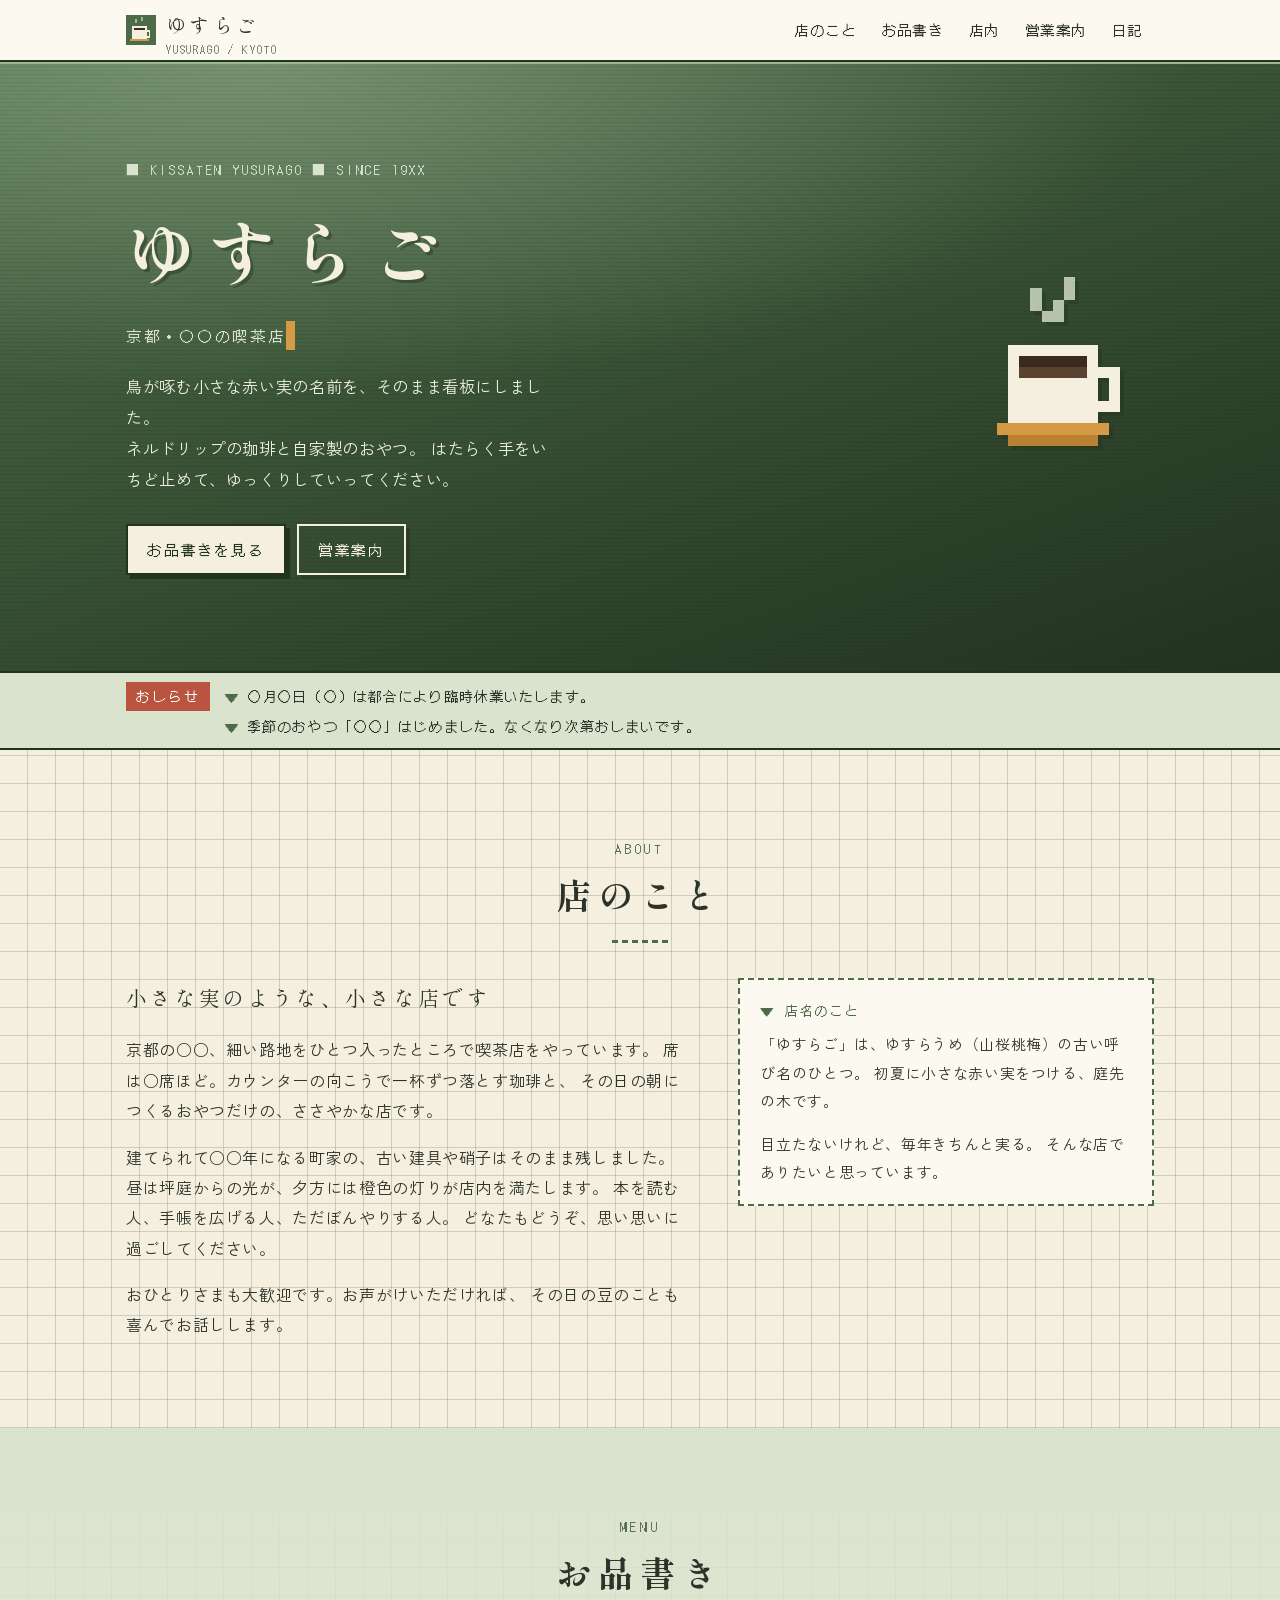
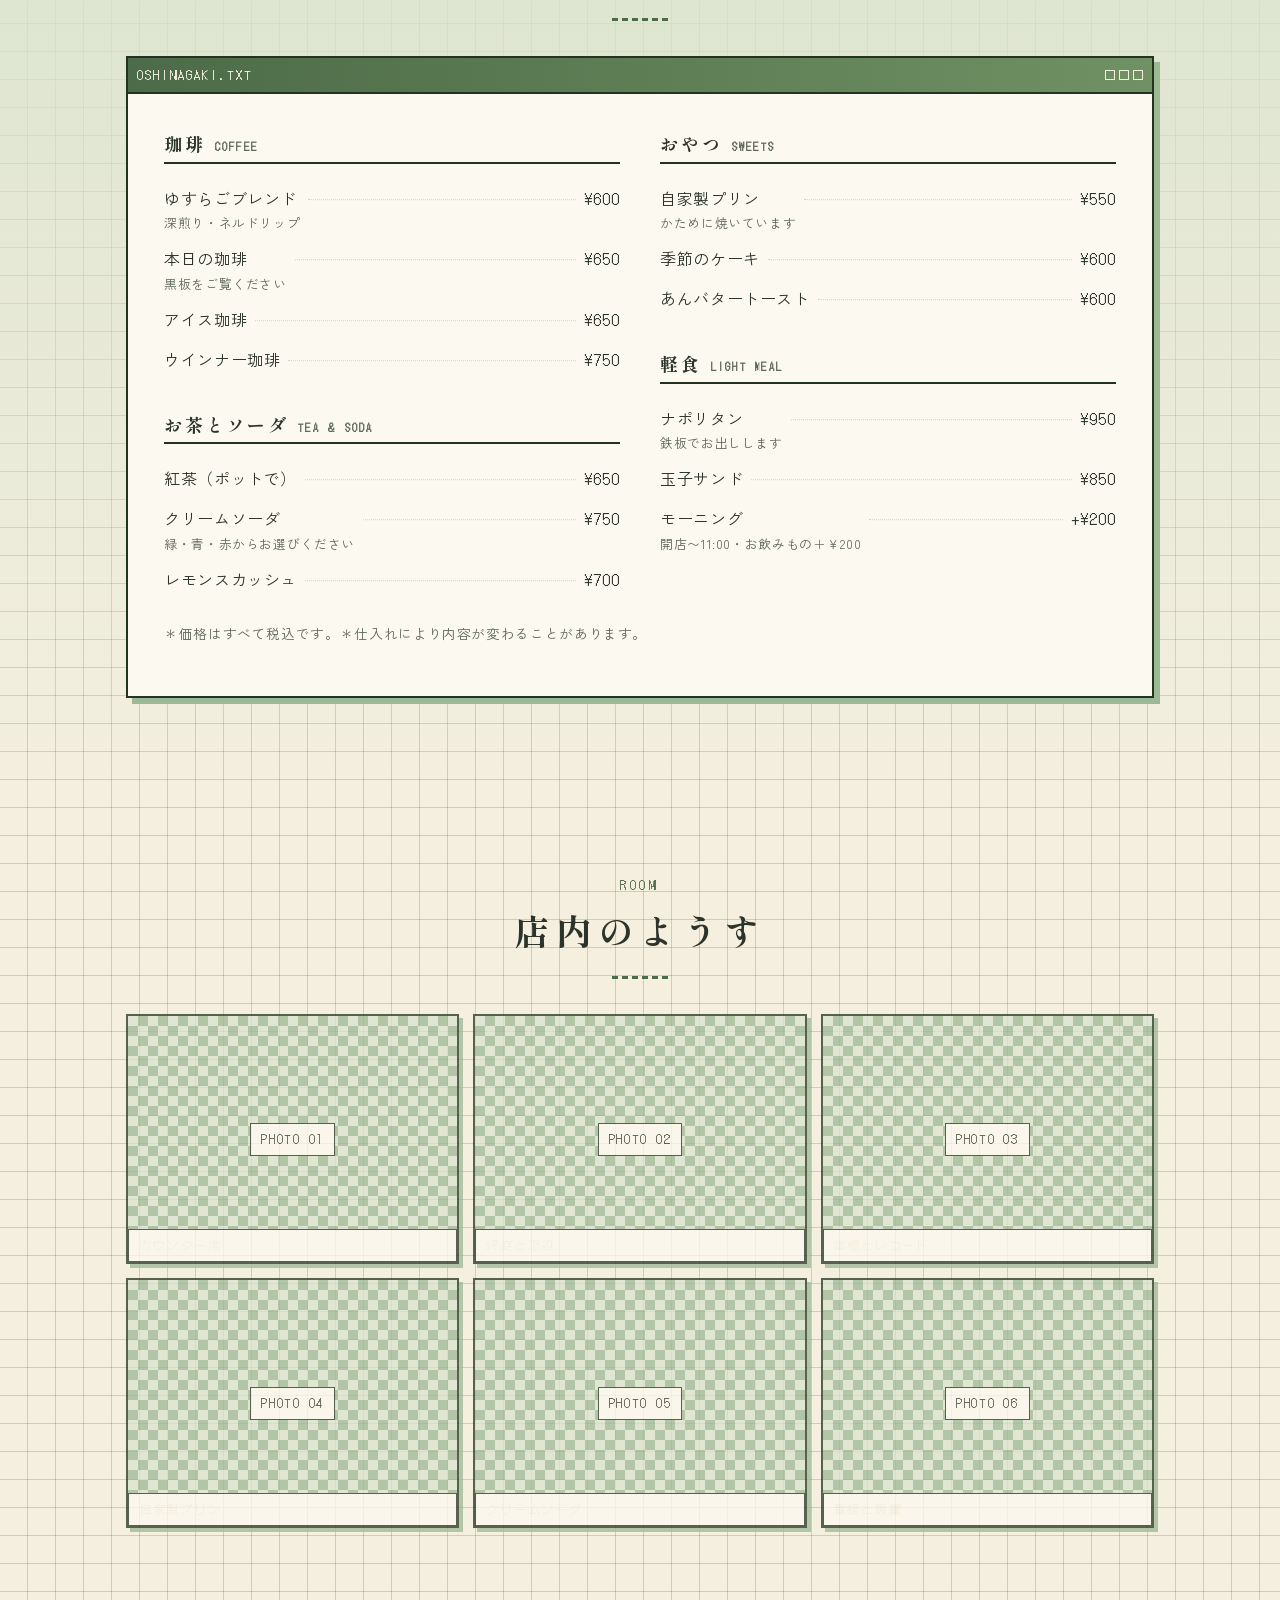
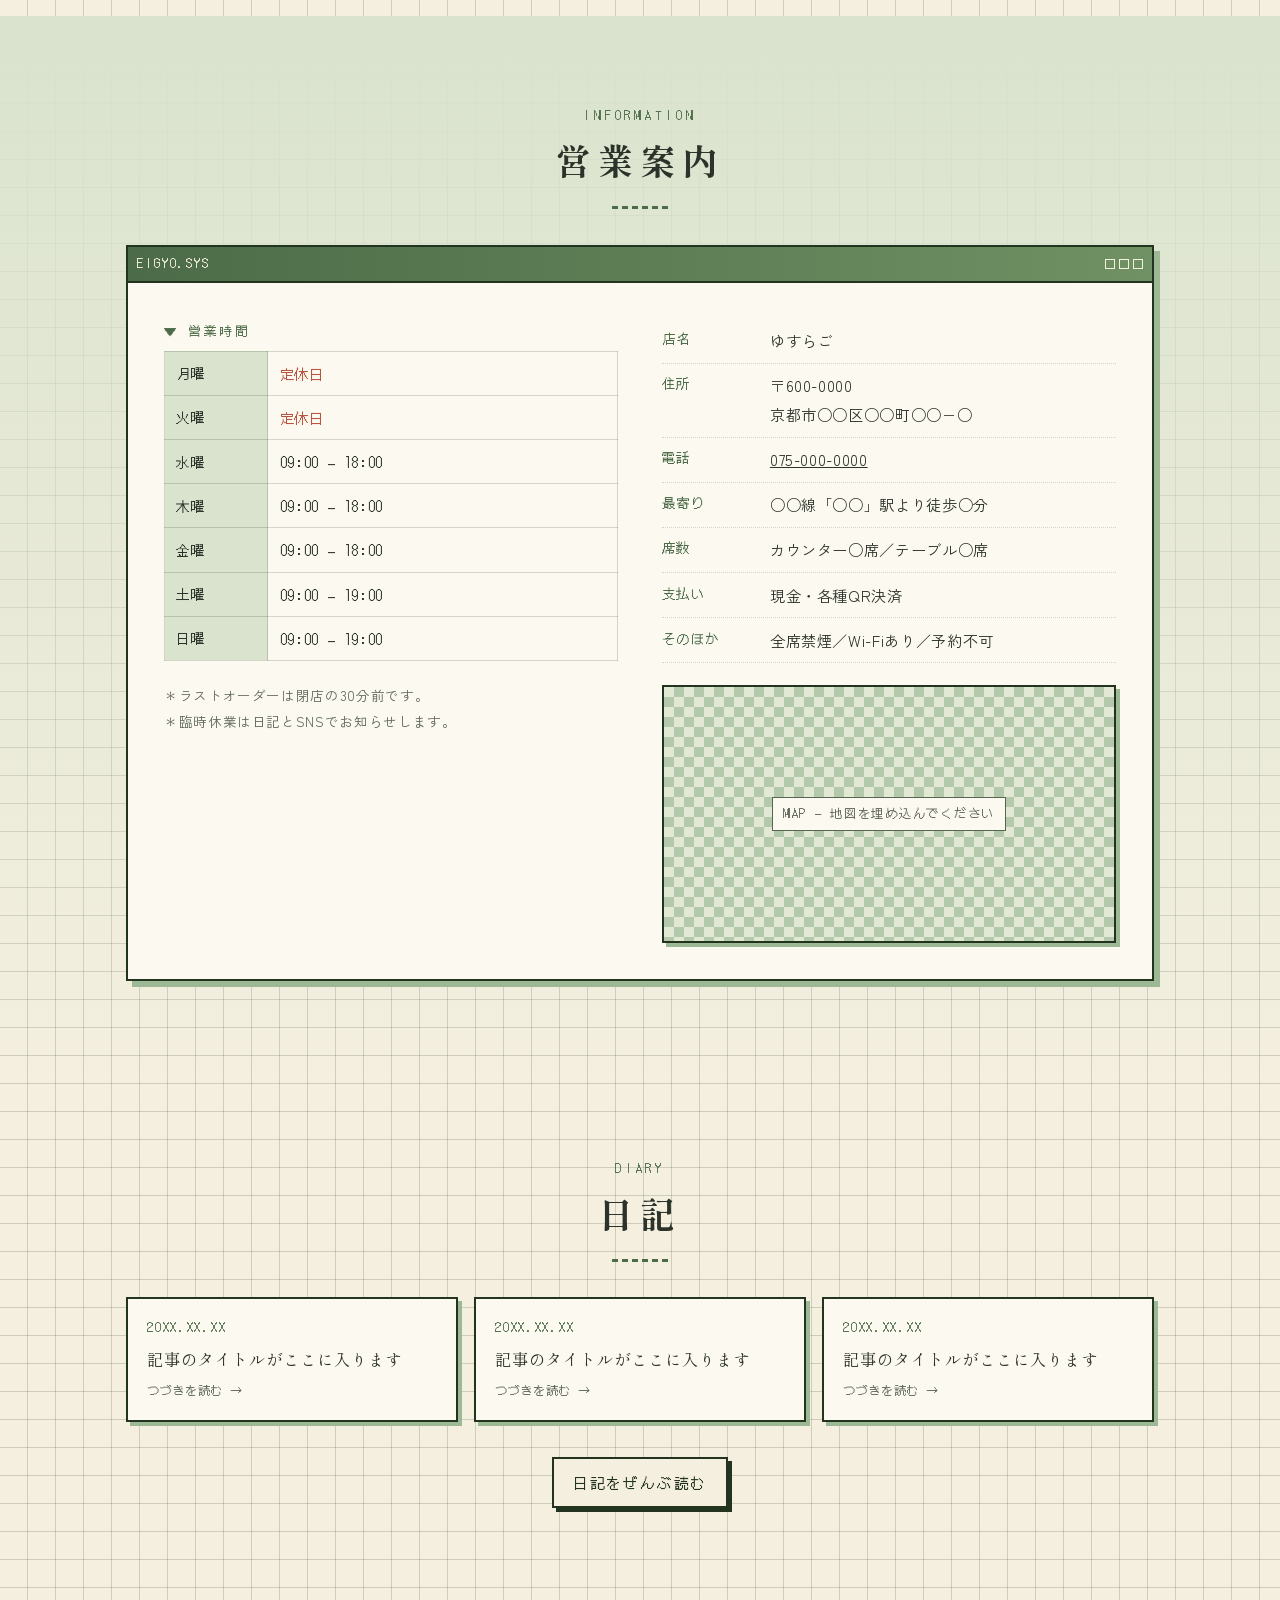
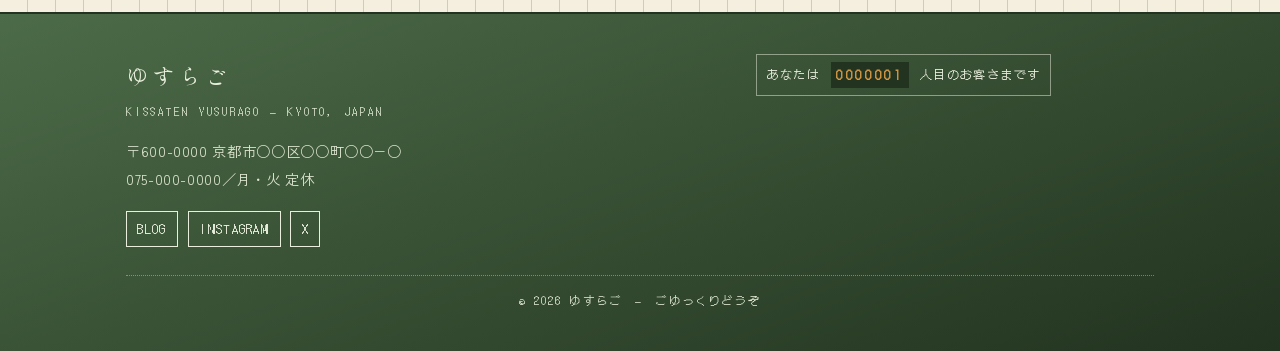
<file: index.html>
<!doctype html>
<html lang="ja">
<head>
<meta charset="utf-8">
<meta name="viewport" content="width=device-width,initial-scale=1">
<title>ゆすらご｜京都の喫茶店</title>
<meta name="description" content="京都の片隅にある喫茶店「ゆすらご」。珈琲と自家製のおやつ、静かな時間をどうぞ。">
<meta name="theme-color" content="#4c6b48">
<!-- ★要差し替え：公開URLに合わせてください -->
<meta property="og:title" content="ゆすらご｜京都の喫茶店">
<meta property="og:description" content="京都の片隅にある喫茶店「ゆすらご」。珈琲と自家製のおやつ、静かな時間をどうぞ。">
<meta property="og:type" content="website">
<meta property="og:url" content="https://yusurago.blogspot.com/">
<link rel="preconnect" href="https://fonts.googleapis.com">
<link rel="preconnect" href="https://fonts.gstatic.com" crossorigin>
<link href="https://fonts.googleapis.com/css2?family=DotGothic16&family=Shippori+Mincho+B1:wght@500;700&family=Zen+Kaku+Gothic+New:wght@400;500;700&display=swap" rel="stylesheet">
<link rel="stylesheet" href="assets/style.css">
<link rel="icon" href="data:image/svg+xml,%3Csvg xmlns='http://www.w3.org/2000/svg' viewBox='0 0 16 16'%3E%3Crect width='16' height='16' fill='%234c6b48'/%3E%3Crect x='3' y='6' width='8' height='7' fill='%23f4efdf'/%3E%3Crect x='11' y='8' width='2' height='1' fill='%23f4efdf'/%3E%3Crect x='12' y='9' width='1' height='2' fill='%23f4efdf'/%3E%3Crect x='11' y='11' width='2' height='1' fill='%23f4efdf'/%3E%3Crect x='2' y='13' width='10' height='1' fill='%23d69a45'/%3E%3C/svg%3E">
</head>
<body>
<a class="skip" href="#main">本文へスキップ</a>

<!-- ============ ヘッダー ============ -->
<header class="site-header">
  <div class="wrap site-header__inner">
    <a class="logo" href="#top">
      <svg class="logo__mark" viewBox="0 0 16 16" shape-rendering="crispEdges" aria-hidden="true">
        <rect width="16" height="16" fill="#4c6b48"/>
        <rect x="3" y="6" width="8" height="7" fill="#f4efdf"/>
        <rect x="4" y="7" width="6" height="1" fill="#3b2a1d"/>
        <rect x="11" y="8" width="2" height="1" fill="#f4efdf"/>
        <rect x="12" y="9" width="1" height="2" fill="#f4efdf"/>
        <rect x="11" y="11" width="2" height="1" fill="#f4efdf"/>
        <rect x="2" y="13" width="10" height="1" fill="#d69a45"/>
        <rect x="5" y="2" width="1" height="2" fill="#9db894"/>
        <rect x="8" y="1" width="1" height="2" fill="#9db894"/>
      </svg>
      <span>
        <span class="logo__name">ゆすらご</span>
        <span class="logo__roma">YUSURAGO / KYOTO</span>
      </span>
    </a>
    <nav class="nav" aria-label="メインメニュー">
      <ul>
        <li><a href="#about">店のこと</a></li>
        <li><a href="#menu">お品書き</a></li>
        <li><a href="#room">店内</a></li>
        <li><a href="#info">営業案内</a></li>
        <li><a href="#diary">日記</a></li>
      </ul>
    </nav>
  </div>
</header>

<!-- ============ ヒーロー ============ -->
<section class="hero" id="top">
  <div class="wrap hero__inner">
    <div>
      <p class="hero__eyebrow">■ KISSATEN YUSURAGO ■ SINCE 19XX <!-- ★要差し替え：創業年 --></p>
      <h1 class="hero__title">ゆすらご</h1>
      <p class="hero__sub">京都・○○の喫茶店<span class="cursor" aria-hidden="true">&nbsp;</span><!-- ★要差し替え：地名 --></p>
      <p class="hero__lead">
        鳥が啄む小さな赤い実の名前を、そのまま看板にしました。<br>
        ネルドリップの珈琲と自家製のおやつ。
        はたらく手をいちど止めて、ゆっくりしていってください。
      </p>
      <div class="hero__cta">
        <a class="btn" href="#menu">お品書きを見る</a>
        <a class="btn btn--ghost" href="#info">営業案内</a>
      </div>
    </div>
    <svg class="hero__art" viewBox="0 0 16 16" shape-rendering="crispEdges" role="img" aria-label="珈琲カップのドット絵">
      <rect x="5" y="1" width="1" height="2" fill="#d9e3cd" opacity=".8"/>
      <rect x="6" y="3" width="1" height="1" fill="#d9e3cd" opacity=".8"/>
      <rect x="8" y="0" width="1" height="2" fill="#d9e3cd" opacity=".8"/>
      <rect x="7" y="2" width="1" height="2" fill="#d9e3cd" opacity=".8"/>
      <rect x="3" y="6" width="8" height="7" fill="#f4efdf"/>
      <rect x="4" y="7" width="6" height="1" fill="#3b2a1d"/>
      <rect x="4" y="8" width="6" height="1" fill="#5a4230"/>
      <rect x="11" y="8" width="2" height="1" fill="#f4efdf"/>
      <rect x="12" y="9" width="1" height="2" fill="#f4efdf"/>
      <rect x="11" y="11" width="2" height="1" fill="#f4efdf"/>
      <rect x="2" y="13" width="10" height="1" fill="#d69a45"/>
      <rect x="3" y="14" width="8" height="1" fill="#b98232"/>
    </svg>
  </div>
</section>

<!-- ============ お知らせ ============ -->
<!-- ★要差し替え：最新のお知らせ2〜3件。不要なら <section class="notice"> ごと削除 -->
<section class="notice" aria-label="お知らせ">
  <div class="wrap notice__inner">
    <span class="notice__tag">おしらせ</span>
    <ul>
      <li>○月○日（○）は都合により臨時休業いたします。</li>
      <li>季節のおやつ「○○」はじめました。なくなり次第おしまいです。</li>
    </ul>
  </div>
</section>

<main id="main">

<!-- ============ 店のこと ============ -->
<section class="section" id="about">
  <div class="wrap">
    <div class="section__head">
      <span class="section__label">ABOUT</span>
      <h2 class="section__title">店のこと</h2>
    </div>
    <div class="about">
      <div class="about__text">
        <p class="about__name">小さな実のような、小さな店です</p>
        <p>
          <!-- ★要差し替え：ここに店主のことばを。以下はサンプル文です -->
          京都の○○、細い路地をひとつ入ったところで喫茶店をやっています。
          席は○席ほど。カウンターの向こうで一杯ずつ落とす珈琲と、
          その日の朝につくるおやつだけの、ささやかな店です。
        </p>
        <p>
          建てられて○○年になる町家の、古い建具や硝子はそのまま残しました。
          昼は坪庭からの光が、夕方には橙色の灯りが店内を満たします。
          本を読む人、手帳を広げる人、ただぼんやりする人。
          どなたもどうぞ、思い思いに過ごしてください。
        </p>
        <p>
          おひとりさまも大歓迎です。お声がけいただければ、
          その日の豆のことも喜んでお話しします。
        </p>
      </div>
      <aside class="memo">
        <p class="memo__title">▼ 店名のこと</p>
        <p>
          「ゆすらご」は、ゆすらうめ（山桜桃梅）の古い呼び名のひとつ。
          初夏に小さな赤い実をつける、庭先の木です。
          <!-- ★要確認：由来が違う場合はここを書き換えてください -->
        </p>
        <p style="margin-top:1em">
          目立たないけれど、毎年きちんと実る。
          そんな店でありたいと思っています。
        </p>
      </aside>
    </div>
  </div>
</section>

<!-- ============ お品書き ============ -->
<section class="section section--tint" id="menu">
  <div class="wrap">
    <div class="section__head">
      <span class="section__label">MENU</span>
      <h2 class="section__title">お品書き</h2>
    </div>

    <div class="win">
      <div class="win__bar">
        <span>OSHINAGAKI.TXT</span>
        <span class="win__dots" aria-hidden="true"><i></i><i></i><i></i></span>
      </div>
      <div class="win__body">
        <!-- ★要差し替え：以下のメニュー名・価格はすべてサンプルです -->
        <div class="menu-grid">
          <div>
            <div class="menu-block">
              <h3 class="menu-block__title">珈琲<span>COFFEE</span></h3>
              <ul>
                <li class="menu-row">
                  <span class="menu-row__name">ゆすらごブレンド
                    <span class="menu-row__note">深煎り・ネルドリップ</span></span>
                  <span class="menu-row__lead" aria-hidden="true"></span>
                  <span class="menu-row__price">¥600</span>
                </li>
                <li class="menu-row">
                  <span class="menu-row__name">本日の珈琲
                    <span class="menu-row__note">黒板をご覧ください</span></span>
                  <span class="menu-row__lead" aria-hidden="true"></span>
                  <span class="menu-row__price">¥650</span>
                </li>
                <li class="menu-row">
                  <span class="menu-row__name">アイス珈琲</span>
                  <span class="menu-row__lead" aria-hidden="true"></span>
                  <span class="menu-row__price">¥650</span>
                </li>
                <li class="menu-row">
                  <span class="menu-row__name">ウインナー珈琲</span>
                  <span class="menu-row__lead" aria-hidden="true"></span>
                  <span class="menu-row__price">¥750</span>
                </li>
              </ul>
            </div>
            <div class="menu-block">
              <h3 class="menu-block__title">お茶とソーダ<span>TEA &amp; SODA</span></h3>
              <ul>
                <li class="menu-row">
                  <span class="menu-row__name">紅茶（ポットで）</span>
                  <span class="menu-row__lead" aria-hidden="true"></span>
                  <span class="menu-row__price">¥650</span>
                </li>
                <li class="menu-row">
                  <span class="menu-row__name">クリームソーダ
                    <span class="menu-row__note">緑・青・赤からお選びください</span></span>
                  <span class="menu-row__lead" aria-hidden="true"></span>
                  <span class="menu-row__price">¥750</span>
                </li>
                <li class="menu-row">
                  <span class="menu-row__name">レモンスカッシュ</span>
                  <span class="menu-row__lead" aria-hidden="true"></span>
                  <span class="menu-row__price">¥700</span>
                </li>
              </ul>
            </div>
          </div>

          <div>
            <div class="menu-block">
              <h3 class="menu-block__title">おやつ<span>SWEETS</span></h3>
              <ul>
                <li class="menu-row">
                  <span class="menu-row__name">自家製プリン
                    <span class="menu-row__note">かために焼いています</span></span>
                  <span class="menu-row__lead" aria-hidden="true"></span>
                  <span class="menu-row__price">¥550</span>
                </li>
                <li class="menu-row">
                  <span class="menu-row__name">季節のケーキ</span>
                  <span class="menu-row__lead" aria-hidden="true"></span>
                  <span class="menu-row__price">¥600</span>
                </li>
                <li class="menu-row">
                  <span class="menu-row__name">あんバタートースト</span>
                  <span class="menu-row__lead" aria-hidden="true"></span>
                  <span class="menu-row__price">¥600</span>
                </li>
              </ul>
            </div>
            <div class="menu-block">
              <h3 class="menu-block__title">軽食<span>LIGHT MEAL</span></h3>
              <ul>
                <li class="menu-row">
                  <span class="menu-row__name">ナポリタン
                    <span class="menu-row__note">鉄板でお出しします</span></span>
                  <span class="menu-row__lead" aria-hidden="true"></span>
                  <span class="menu-row__price">¥950</span>
                </li>
                <li class="menu-row">
                  <span class="menu-row__name">玉子サンド</span>
                  <span class="menu-row__lead" aria-hidden="true"></span>
                  <span class="menu-row__price">¥850</span>
                </li>
                <li class="menu-row">
                  <span class="menu-row__name">モーニング
                    <span class="menu-row__note">開店〜11:00・お飲みもの＋￥200</span></span>
                  <span class="menu-row__lead" aria-hidden="true"></span>
                  <span class="menu-row__price">+¥200</span>
                </li>
              </ul>
            </div>
          </div>
        </div>
        <p class="menu-note">＊価格はすべて税込です。＊仕入れにより内容が変わることがあります。</p>
      </div>
    </div>
  </div>
</section>

<!-- ============ 店内 ============ -->
<section class="section" id="room">
  <div class="wrap">
    <div class="section__head">
      <span class="section__label">ROOM</span>
      <h2 class="section__title">店内のようす</h2>
    </div>
    <!-- ★要差し替え：div.frame--empty を <div class="frame"><img src="assets/img/xxx.jpg" alt="..."><span class="frame__cap">…</span></div> に置き換え -->
    <div class="gallery">
      <div class="frame frame--empty"><span>PHOTO 01</span><span class="frame__cap">カウンター席</span></div>
      <div class="frame frame--empty"><span>PHOTO 02</span><span class="frame__cap">坪庭と窓辺</span></div>
      <div class="frame frame--empty"><span>PHOTO 03</span><span class="frame__cap">本棚とレコード</span></div>
      <div class="frame frame--empty"><span>PHOTO 04</span><span class="frame__cap">自家製プリン</span></div>
      <div class="frame frame--empty"><span>PHOTO 05</span><span class="frame__cap">クリームソーダ</span></div>
      <div class="frame frame--empty"><span>PHOTO 06</span><span class="frame__cap">看板と暖簾</span></div>
    </div>
  </div>
</section>

<!-- ============ 営業案内 ============ -->
<section class="section section--tint" id="info">
  <div class="wrap">
    <div class="section__head">
      <span class="section__label">INFORMATION</span>
      <h2 class="section__title">営業案内</h2>
    </div>
    <div class="win">
      <div class="win__bar">
        <span>EIGYO.SYS</span>
        <span class="win__dots" aria-hidden="true"><i></i><i></i><i></i></span>
      </div>
      <div class="win__body">
        <div class="info">
          <!-- ★要差し替え：営業時間・定休日 -->
          <div>
            <table class="hours">
              <caption>▼ 営業時間</caption>
              <tbody>
                <tr><th scope="row">月曜</th><td class="is-closed">定休日</td></tr>
                <tr><th scope="row">火曜</th><td class="is-closed">定休日</td></tr>
                <tr><th scope="row">水曜</th><td>09:00 – 18:00</td></tr>
                <tr><th scope="row">木曜</th><td>09:00 – 18:00</td></tr>
                <tr><th scope="row">金曜</th><td>09:00 – 18:00</td></tr>
                <tr><th scope="row">土曜</th><td>09:00 – 19:00</td></tr>
                <tr><th scope="row">日曜</th><td>09:00 – 19:00</td></tr>
              </tbody>
            </table>
            <p class="menu-note">
              ＊ラストオーダーは閉店の30分前です。<br>
              ＊臨時休業は日記とSNSでお知らせします。
            </p>
          </div>

          <!-- ★要差し替え：住所・電話・アクセス -->
          <div>
            <dl class="dl">
              <div><dt>店名</dt><dd>ゆすらご</dd></div>
              <div><dt>住所</dt><dd>〒600-0000<br>京都市○○区○○町○○−○</dd></div>
              <div><dt>電話</dt><dd><a href="tel:+81750000000">075-000-0000</a></dd></div>
              <div><dt>最寄り</dt><dd>○○線「○○」駅より徒歩○分</dd></div>
              <div><dt>席数</dt><dd>カウンター○席／テーブル○席</dd></div>
              <div><dt>支払い</dt><dd>現金・各種QR決済</dd></div>
              <div><dt>そのほか</dt><dd>全席禁煙／Wi-Fiあり／予約不可</dd></div>
            </dl>
            <!-- ★要差し替え：Googleマップの埋め込みコード。不要なら div.map ごと削除 -->
            <div class="map">
              <div class="frame frame--empty" style="border:0;box-shadow:none;aspect-ratio:16/9">
                <span>MAP — 地図を埋め込んでください</span>
              </div>
            </div>
          </div>
        </div>
      </div>
    </div>
  </div>
</section>

<!-- ============ 日記 ============ -->
<section class="section" id="diary">
  <div class="wrap">
    <div class="section__head">
      <span class="section__label">DIARY</span>
      <h2 class="section__title">日記</h2>
    </div>
    <!-- ★要差し替え：ブログの最新記事へのリンク（Blogger版では自動で入ります） -->
    <div class="posts">
      <a class="post" href="https://yusurago.blogspot.com/">
        <span class="post__date">20XX.XX.XX</span>
        <span class="post__title">記事のタイトルがここに入ります</span>
        <span class="post__more">つづきを読む →</span>
      </a>
      <a class="post" href="https://yusurago.blogspot.com/">
        <span class="post__date">20XX.XX.XX</span>
        <span class="post__title">記事のタイトルがここに入ります</span>
        <span class="post__more">つづきを読む →</span>
      </a>
      <a class="post" href="https://yusurago.blogspot.com/">
        <span class="post__date">20XX.XX.XX</span>
        <span class="post__title">記事のタイトルがここに入ります</span>
        <span class="post__more">つづきを読む →</span>
      </a>
    </div>
    <p class="center"><a class="btn" href="https://yusurago.blogspot.com/">日記をぜんぶ読む</a></p>
  </div>
</section>

</main>

<!-- ============ フッター ============ -->
<footer class="site-footer">
  <div class="wrap">
    <div class="footer__grid">
      <div>
        <p class="footer__name">ゆすらご</p>
        <p class="footer__roma">KISSATEN YUSURAGO — KYOTO, JAPAN</p>
        <p class="footer__addr">
          〒600-0000 京都市○○区○○町○○−○<br>
          075-000-0000／月・火 定休
          <!-- ★要差し替え -->
        </p>
        <div class="sns">
          <!-- ★要差し替え：実際のアカウントURLへ。無いものは削除 -->
          <a href="https://yusurago.blogspot.com/">BLOG</a>
          <a href="https://www.instagram.com/">INSTAGRAM</a>
          <a href="https://x.com/">X</a>
        </div>
      </div>
      <div>
        <p class="counter">あなたは <b>0000001</b> 人目のお客さまです</p>
      </div>
    </div>
    <p class="copyright">© <span id="year">2026</span> ゆすらご　—　ごゆっくりどうぞ</p>
  </div>
</footer>

<script>
  document.getElementById('year').textContent = new Date().getFullYear();
</script>
</body>
</html>
</file>
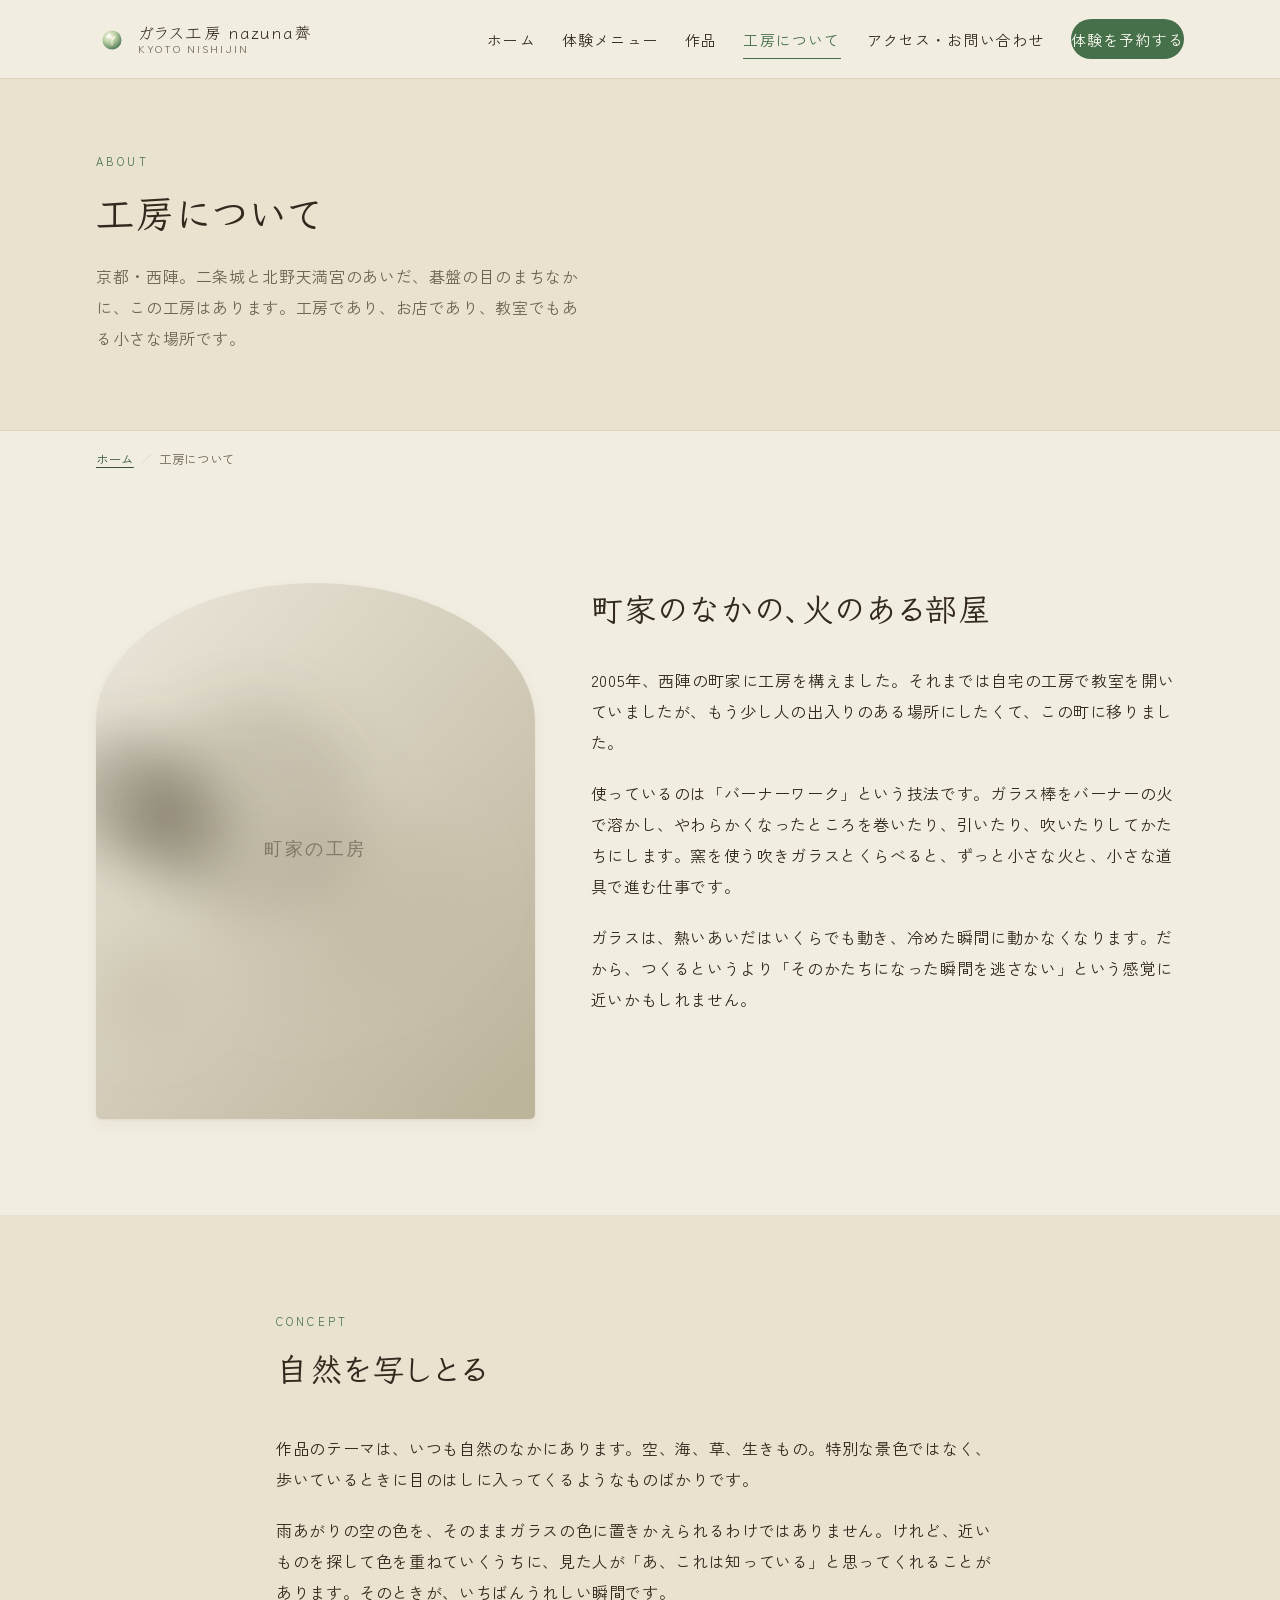
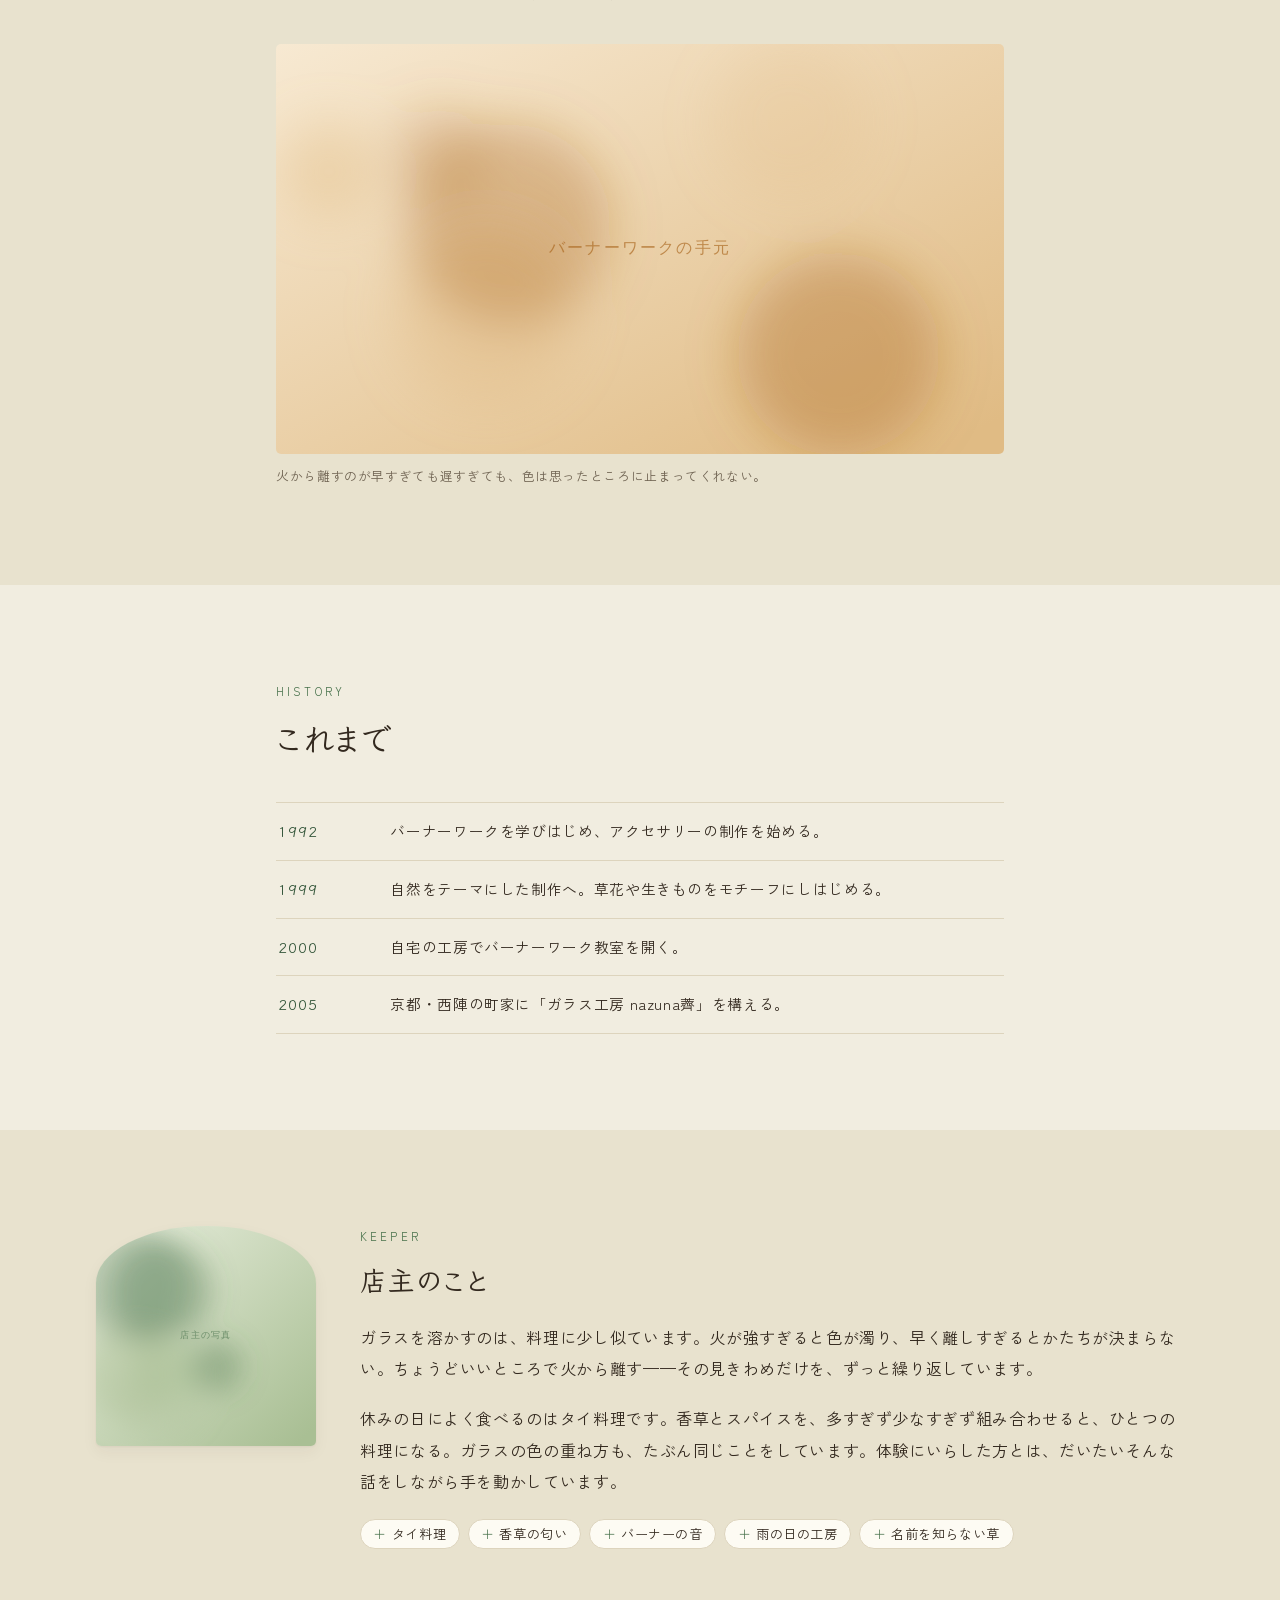
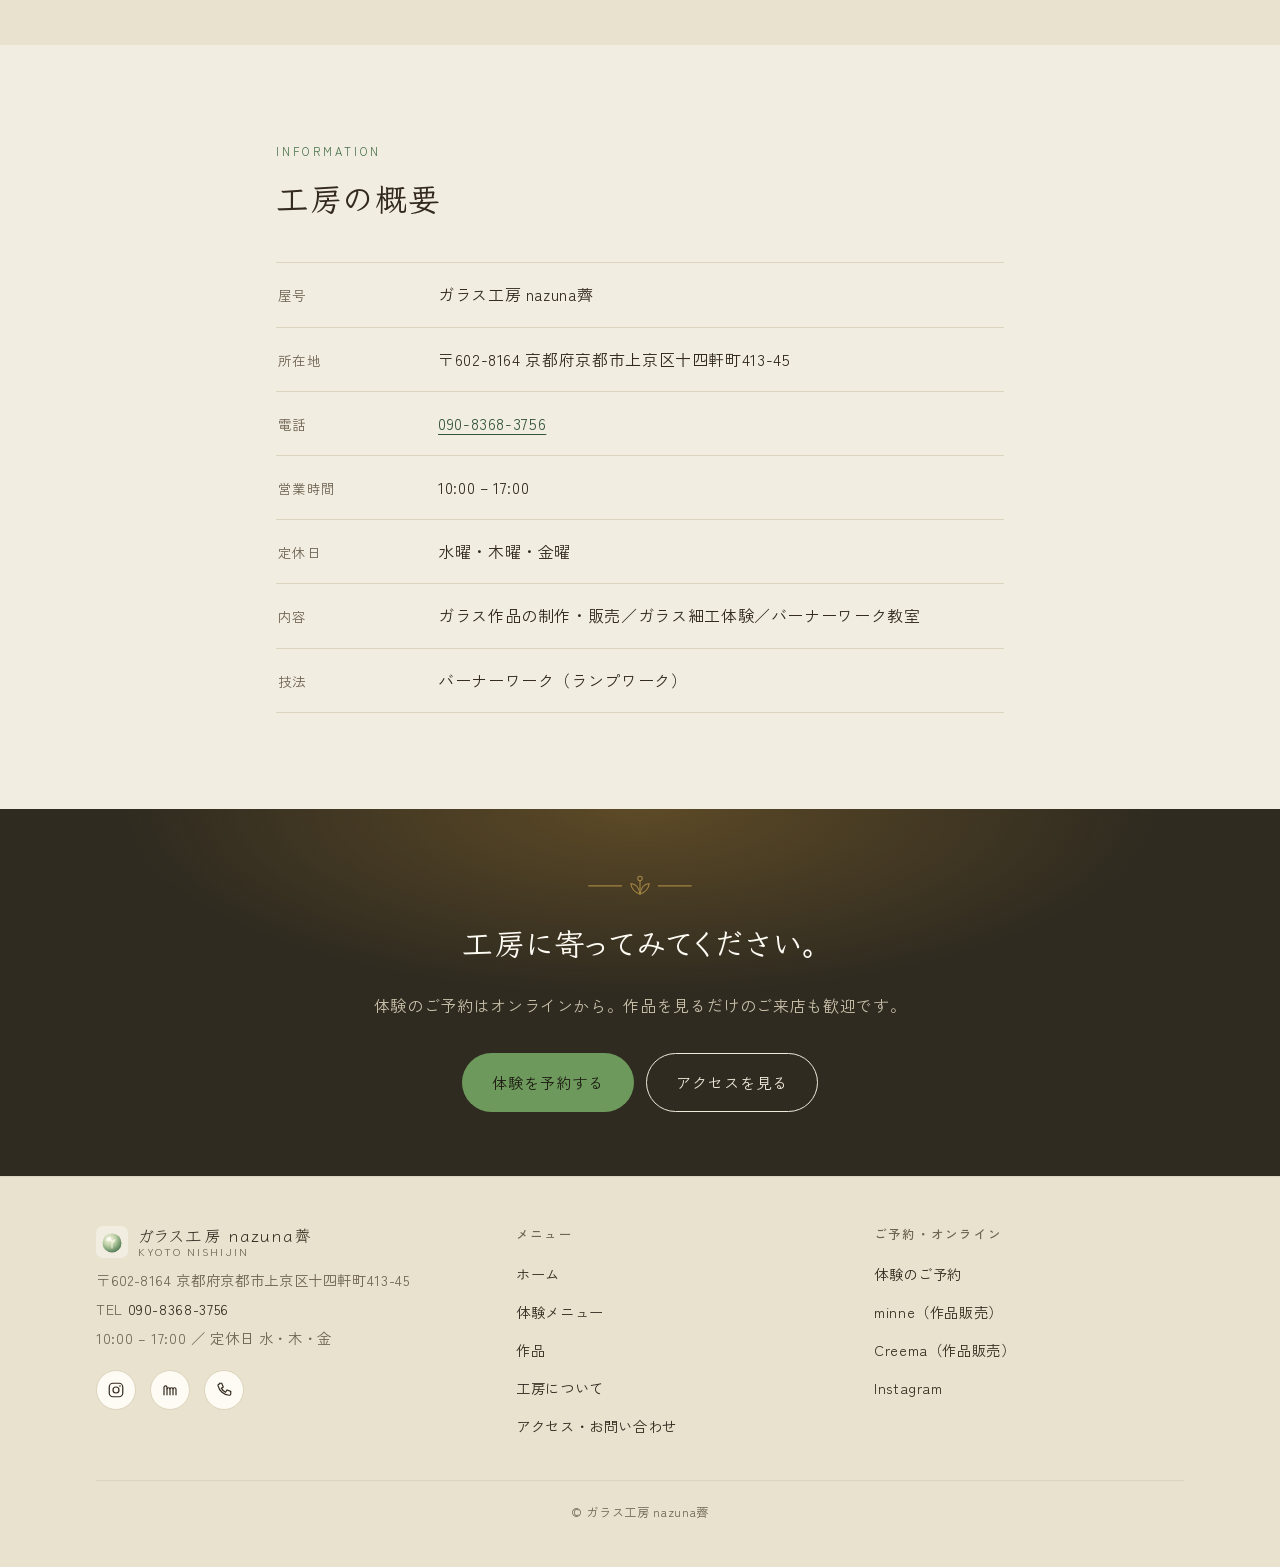
<file: about.html>
<!DOCTYPE html>
<html lang="ja">
<head>
<meta charset="utf-8">
<meta name="viewport" content="width=device-width, initial-scale=1">
<title>工房について ｜ ガラス工房 nazuna薺</title>
<meta name="description" content="京都・西陣の町家にあるガラス工房 nazuna薺。バーナーワークで自然をテーマにしたガラス作品を制作しています。工房のなりたちと、これまでの歩み。">
<link rel="canonical" href="https://example.com/about.html">
<meta property="og:type" content="article">
<meta property="og:site_name" content="ガラス工房 nazuna薺">
<meta property="og:title" content="工房について ｜ ガラス工房 nazuna薺">
<meta property="og:description" content="京都・西陣の町家にあるガラス工房 nazuna薺。バーナーワークで自然をテーマにしたガラス作品を制作しています。工房のなりたちと、これまでの歩み。">
<meta property="og:url" content="https://example.com/about.html">
<meta property="og:image" content="https://example.com/assets/img/ogp.svg">
<meta name="twitter:card" content="summary_large_image">
<meta name="theme-color" content="#f1ede0">
<link rel="icon" href="assets/img/favicon.svg" type="image/svg+xml">
<link rel="preconnect" href="https://fonts.googleapis.com">
<link rel="preconnect" href="https://fonts.gstatic.com" crossorigin>
<link href="https://fonts.googleapis.com/css2?family=Klee+One:wght@400;600&family=Zen+Kaku+Gothic+New:wght@400;500&display=swap" rel="stylesheet">
<link rel="stylesheet" href="assets/css/style.css">
</head>
<body>
<a class="skip-link" href="#main">本文へスキップ</a>

<header class="site-header">
  <div class="wrap site-header__inner">
    <a class="brand" href="index.html">
      <img class="brand__mark" src="assets/img/favicon.svg" alt="" width="30" height="30">
      <span class="brand__text">
        <span class="brand__name">ガラス工房 nazuna薺</span>
        <span class="brand__sub">KYOTO NISHIJIN</span>
      </span>
    </a>
    <button class="nav-toggle" type="button" aria-expanded="false" aria-controls="site-nav">
      <span></span><span></span><span></span>
      <span class="visually-hidden">メニューを開く</span>
    </button>
    <nav class="site-nav" id="site-nav" aria-label="メインメニュー">
      <ul>
        <li><a href="index.html">ホーム</a></li>
        <li><a href="experience.html">体験メニュー</a></li>
        <li><a href="works.html">作品</a></li>
        <li><a href="about.html" aria-current="page">工房について</a></li>
        <li><a href="access.html">アクセス・お問い合わせ</a></li>
        <li><a class="nav-cta" href="https://select-type.com/rsv/?id=DoIrvfD4i6k&amp;c_id=263918&amp;w_flg=1" target="_blank" rel="noopener">体験を予約する</a></li>
      </ul>
    </nav>
  </div>
</header>

<main id="main">

  <section class="page-head">
    <div class="wrap">
      <span class="page-head__en">ABOUT</span>
      <h1 class="page-head__title">工房について</h1>
      <p class="page-head__text">京都・西陣。二条城と北野天満宮のあいだ、碁盤の目のまちなかに、この工房はあります。工房であり、お店であり、教室でもある小さな場所です。</p>
    </div>
  </section>

  <nav class="breadcrumb" aria-label="パンくずリスト">
    <div class="wrap">
      <ol>
        <li><a href="index.html">ホーム</a></li>
        <li aria-current="page">工房について</li>
      </ol>
    </div>
  </nav>

  <section class="section section--tight">
    <div class="wrap profile">
      <div class="profile__figure reveal">
        <div class="arch">
          <img src="assets/img/studio.svg" alt="西陣の町家にある工房" width="900" height="1100" loading="lazy">
        </div>
      </div>
      <div class="reveal">
        <h2 class="section-head__title" style="margin-bottom:1em;">町家のなかの、火のある部屋</h2>
        <p>2005年、西陣の町家に工房を構えました。それまでは自宅の工房で教室を開いていましたが、もう少し人の出入りのある場所にしたくて、この町に移りました。</p>
        <p>使っているのは「バーナーワーク」という技法です。ガラス棒をバーナーの火で溶かし、やわらかくなったところを巻いたり、引いたり、吹いたりしてかたちにします。窯を使う吹きガラスとくらべると、ずっと小さな火と、小さな道具で進む仕事です。</p>
        <p>ガラスは、熱いあいだはいくらでも動き、冷めた瞬間に動かなくなります。だから、つくるというより「そのかたちになった瞬間を逃さない」という感覚に近いかもしれません。</p>
      </div>
    </div>
  </section>

  <section class="section section--alt" aria-labelledby="theme-title">
    <div class="wrap wrap--narrow">
      <div class="section-head reveal">
        <span class="section-head__en">CONCEPT</span>
        <h2 class="section-head__title" id="theme-title">自然を写しとる</h2>
      </div>
      <div class="reveal">
        <p>作品のテーマは、いつも自然のなかにあります。空、海、草、生きもの。特別な景色ではなく、歩いているときに目のはしに入ってくるようなものばかりです。</p>
        <p>雨あがりの空の色を、そのままガラスの色に置きかえられるわけではありません。けれど、近いものを探して色を重ねていくうちに、見た人が「あ、これは知っている」と思ってくれることがあります。そのときが、いちばんうれしい瞬間です。</p>
      </div>
      <figure class="reveal" style="margin:36px 0 0;">
        <img src="assets/img/studio-wide.svg" alt="バーナーでガラスを溶かしている手元" width="1280" height="720" loading="lazy" style="border-radius:5px;">
        <figcaption style="font-size:.8rem;color:var(--c-ink-soft);margin-top:.8em;">火から離すのが早すぎても遅すぎても、色は思ったところに止まってくれない。</figcaption>
      </figure>
    </div>
  </section>

  <section class="section" aria-labelledby="history-title">
    <div class="wrap wrap--narrow">
      <div class="section-head reveal">
        <span class="section-head__en">HISTORY</span>
        <h2 class="section-head__title" id="history-title">これまで</h2>
      </div>
      <ul class="history reveal">
        <li><b>1992</b><span>バーナーワークを学びはじめ、アクセサリーの制作を始める。</span></li>
        <li><b>1999</b><span>自然をテーマにした制作へ。草花や生きものをモチーフにしはじめる。</span></li>
        <li><b>2000</b><span>自宅の工房でバーナーワーク教室を開く。</span></li>
        <li><b>2005</b><span>京都・西陣の町家に「ガラス工房 nazuna薺」を構える。</span></li>
      </ul>
    </div>
  </section>

  <section class="section section--alt" aria-labelledby="keeper-title">
    <div class="wrap">
      <div class="keeper reveal">
        <div class="keeper__figure">
          <img src="assets/img/keeper.svg" alt="工房の店主" width="600" height="600" loading="lazy">
        </div>
        <div>
          <span class="section-head__en">KEEPER</span>
          <h2 id="keeper-title">店主のこと</h2>
          <p>ガラスを溶かすのは、料理に少し似ています。火が強すぎると色が濁り、早く離しすぎるとかたちが決まらない。ちょうどいいところで火から離す——その見きわめだけを、ずっと繰り返しています。</p>
          <p>休みの日によく食べるのはタイ料理です。香草とスパイスを、多すぎず少なすぎず組み合わせると、ひとつの料理になる。ガラスの色の重ね方も、たぶん同じことをしています。体験にいらした方とは、だいたいそんな話をしながら手を動かしています。</p>
          <ul class="likes">
            <li>タイ料理</li>
            <li>香草の匂い</li>
            <li>バーナーの音</li>
            <li>雨の日の工房</li>
            <li>名前を知らない草</li>
          </ul>
        </div>
      </div>
    </div>
  </section>

  <section class="section" aria-labelledby="studio-info-title">
    <div class="wrap wrap--narrow">
      <div class="section-head reveal">
        <span class="section-head__en">INFORMATION</span>
        <h2 class="section-head__title" id="studio-info-title">工房の概要</h2>
      </div>
      <dl class="info-list reveal">
        <div><dt>屋号</dt><dd>ガラス工房 nazuna薺</dd></div>
        <div><dt>所在地</dt><dd>〒602-8164 京都府京都市上京区十四軒町413-45</dd></div>
        <div><dt>電話</dt><dd><a href="tel:09083683756">090-8368-3756</a></dd></div>
        <div><dt>営業時間</dt><dd>10:00 – 17:00</dd></div>
        <div><dt>定休日</dt><dd>水曜・木曜・金曜</dd></div>
        <div><dt>内容</dt><dd>ガラス作品の制作・販売／ガラス細工体験／バーナーワーク教室</dd></div>
        <div><dt>技法</dt><dd>バーナーワーク（ランプワーク）</dd></div>
      </dl>
    </div>
  </section>

  <section class="cta-band">
    <div class="wrap wrap--narrow">
      <svg class="sprig" viewBox="0 0 120 26" fill="none" stroke="currentColor" stroke-width="1.2" stroke-linecap="round" stroke-linejoin="round" aria-hidden="true">
        <path d="M4 14h36"/><path d="M116 14H80"/>
        <path d="M60 23c-6-2-9.5-6-10-11.5 5.5.5 9 4.5 10 11.5z"/>
        <path d="M60 23c6-2 9.5-6 10-11.5-5.5.5-9 4.5-10 11.5z"/>
        <path d="M60 23V9"/>
        <circle cx="60" cy="6" r="2.4"/>
      </svg>
      <h2>工房に寄ってみてください。</h2>
      <p>体験のご予約はオンラインから。作品を見るだけのご来店も歓迎です。</p>
      <div class="btn-row" style="justify-content:center;">
        <a class="btn btn--primary" href="https://select-type.com/rsv/?id=DoIrvfD4i6k&amp;c_id=263918&amp;w_flg=1" target="_blank" rel="noopener">体験を予約する</a>
        <a class="btn btn--ghost" href="access.html">アクセスを見る</a>
      </div>
    </div>
  </section>

</main>

<footer class="site-footer">
  <div class="wrap">
    <div class="site-footer__grid">
      <div>
        <a class="brand" href="index.html">
          <img class="brand__mark" src="assets/img/favicon.svg" alt="" width="30" height="30">
          <span class="brand__text">
            <span class="brand__name">ガラス工房 nazuna薺</span>
            <span class="brand__sub">KYOTO NISHIJIN</span>
          </span>
        </a>
        <address>
          〒602-8164 京都府京都市上京区十四軒町413-45<br>
          TEL <a href="tel:09083683756">090-8368-3756</a><br>
          10:00 – 17:00 ／ 定休日 水・木・金
        </address>
        <div class="sns-row">
          <a href="https://www.instagram.com/nazuna.glass.studio/" target="_blank" rel="noopener" aria-label="Instagram（新しいタブで開きます）">
            <svg viewBox="0 0 24 24" aria-hidden="true" fill="none" stroke="currentColor" stroke-width="1.6"><rect x="3" y="3" width="18" height="18" rx="5"/><circle cx="12" cy="12" r="4"/><circle cx="17.3" cy="6.7" r="1.1" fill="currentColor" stroke="none"/></svg>
          </a>
          <a href="https://minne.com/@81182/profile" target="_blank" rel="noopener" aria-label="minne のギャラリー（新しいタブで開きます）">
            <svg viewBox="0 0 24 24" aria-hidden="true" fill="none" stroke="currentColor" stroke-width="1.6"><path d="M4 19V8.5a2 2 0 0 1 2-2 2 2 0 0 1 2 2V19"/><path d="M8 11a2 2 0 0 1 2-2 2 2 0 0 1 2 2v8"/><path d="M12 11a2 2 0 0 1 2-2 2 2 0 0 1 2 2v8"/><path d="M16 11a2 2 0 0 1 2-2 2 2 0 0 1 2 2V19"/></svg>
          </a>
          <a href="tel:09083683756" aria-label="電話する">
            <svg viewBox="0 0 24 24" aria-hidden="true" fill="none" stroke="currentColor" stroke-width="1.6"><path d="M6 3h3l2 5-2.5 1.5a12 12 0 0 0 5.5 5.5L16 12l5 2v3a2 2 0 0 1-2.2 2A16.8 16.8 0 0 1 4 6.2 2 2 0 0 1 6 4z"/></svg>
          </a>
        </div>
      </div>
      <div>
        <h2>メニュー</h2>
        <ul>
          <li><a href="index.html">ホーム</a></li>
          <li><a href="experience.html">体験メニュー</a></li>
          <li><a href="works.html">作品</a></li>
          <li><a href="about.html">工房について</a></li>
          <li><a href="access.html">アクセス・お問い合わせ</a></li>
        </ul>
      </div>
      <div>
        <h2>ご予約・オンライン</h2>
        <ul>
          <li><a href="https://select-type.com/rsv/?id=DoIrvfD4i6k&amp;c_id=263918&amp;w_flg=1" target="_blank" rel="noopener">体験のご予約</a></li>
          <li><a href="https://minne.com/@81182/profile" target="_blank" rel="noopener">minne（作品販売）</a></li>
          <li><a href="https://www.creema.jp/c/nazuna_1121" target="_blank" rel="noopener">Creema（作品販売）</a></li>
          <li><a href="https://www.instagram.com/nazuna.glass.studio/" target="_blank" rel="noopener">Instagram</a></li>
        </ul>
      </div>
    </div>
    <p class="copyright">&copy; ガラス工房 nazuna薺</p>
  </div>
</footer>

<script src="assets/js/main.js" defer></script>
</body>
</html>
</file>
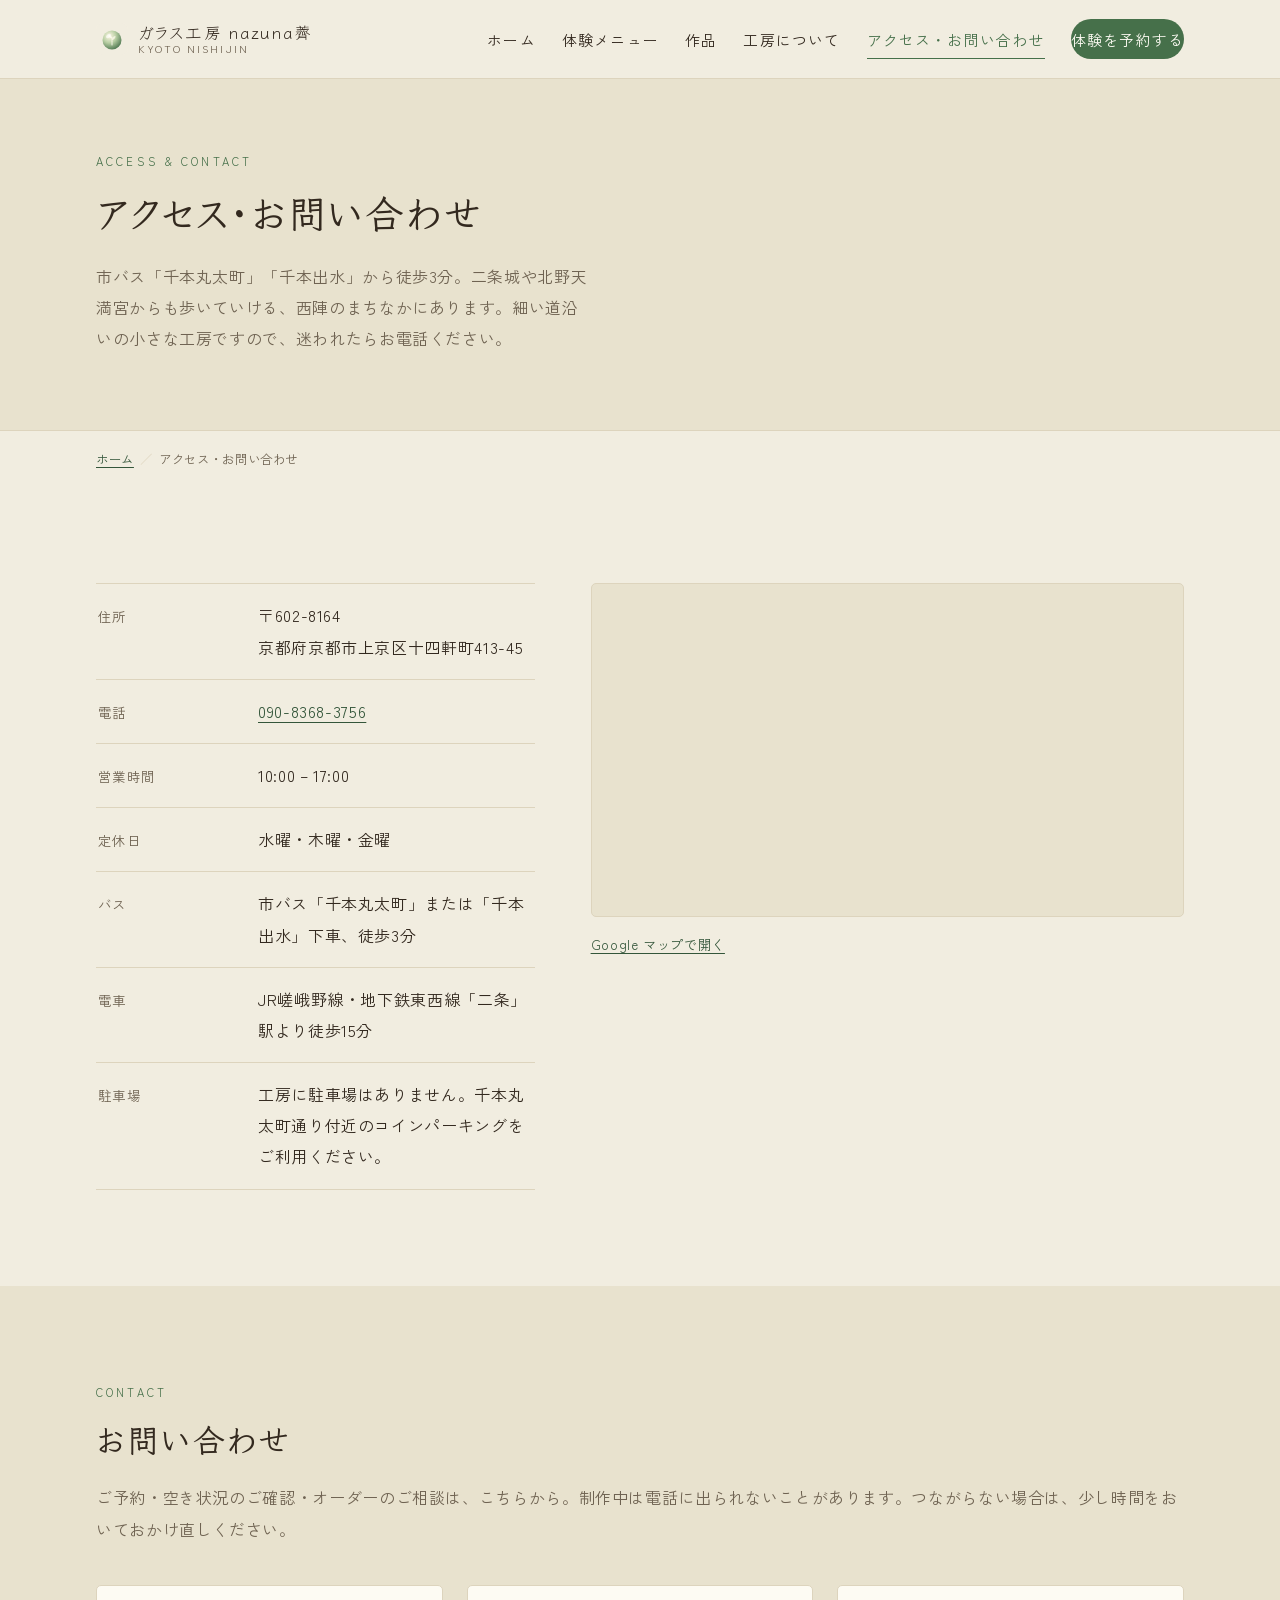
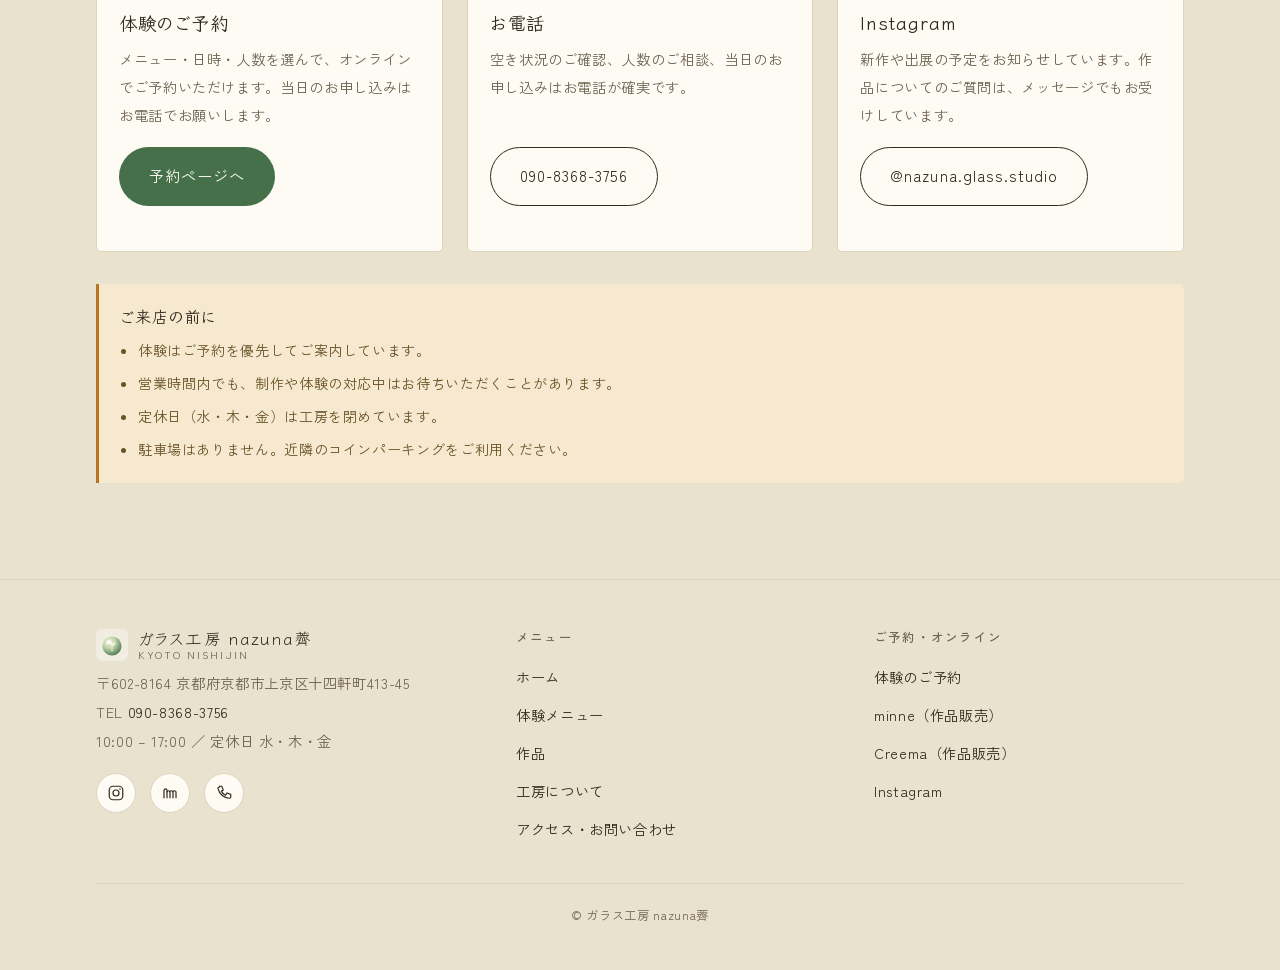
<file: access.html>
<!DOCTYPE html>
<html lang="ja">
<head>
<meta charset="utf-8">
<meta name="viewport" content="width=device-width, initial-scale=1">
<title>アクセス・お問い合わせ ｜ ガラス工房 nazuna薺</title>
<meta name="description" content="ガラス工房 nazuna薺へのアクセス。京都市上京区十四軒町413-45、市バス「千本丸太町」より徒歩3分。営業時間10:00-17:00、定休日は水・木・金。ご予約・お問い合わせはこちら。">
<link rel="canonical" href="https://example.com/access.html">
<meta property="og:type" content="article">
<meta property="og:site_name" content="ガラス工房 nazuna薺">
<meta property="og:title" content="アクセス・お問い合わせ ｜ ガラス工房 nazuna薺">
<meta property="og:description" content="ガラス工房 nazuna薺へのアクセス。京都市上京区十四軒町413-45、市バス「千本丸太町」より徒歩3分。営業時間10:00-17:00、定休日は水・木・金。ご予約・お問い合わせはこちら。">
<meta property="og:url" content="https://example.com/access.html">
<meta property="og:image" content="https://example.com/assets/img/ogp.svg">
<meta name="twitter:card" content="summary_large_image">
<meta name="theme-color" content="#f1ede0">
<link rel="icon" href="assets/img/favicon.svg" type="image/svg+xml">
<link rel="preconnect" href="https://fonts.googleapis.com">
<link rel="preconnect" href="https://fonts.gstatic.com" crossorigin>
<link href="https://fonts.googleapis.com/css2?family=Klee+One:wght@400;600&family=Zen+Kaku+Gothic+New:wght@400;500&display=swap" rel="stylesheet">
<link rel="stylesheet" href="assets/css/style.css">
</head>
<body>
<a class="skip-link" href="#main">本文へスキップ</a>

<header class="site-header">
  <div class="wrap site-header__inner">
    <a class="brand" href="index.html">
      <img class="brand__mark" src="assets/img/favicon.svg" alt="" width="30" height="30">
      <span class="brand__text">
        <span class="brand__name">ガラス工房 nazuna薺</span>
        <span class="brand__sub">KYOTO NISHIJIN</span>
      </span>
    </a>
    <button class="nav-toggle" type="button" aria-expanded="false" aria-controls="site-nav">
      <span></span><span></span><span></span>
      <span class="visually-hidden">メニューを開く</span>
    </button>
    <nav class="site-nav" id="site-nav" aria-label="メインメニュー">
      <ul>
        <li><a href="index.html">ホーム</a></li>
        <li><a href="experience.html">体験メニュー</a></li>
        <li><a href="works.html">作品</a></li>
        <li><a href="about.html">工房について</a></li>
        <li><a href="access.html" aria-current="page">アクセス・お問い合わせ</a></li>
        <li><a class="nav-cta" href="https://select-type.com/rsv/?id=DoIrvfD4i6k&amp;c_id=263918&amp;w_flg=1" target="_blank" rel="noopener">体験を予約する</a></li>
      </ul>
    </nav>
  </div>
</header>

<main id="main">

  <section class="page-head">
    <div class="wrap">
      <span class="page-head__en">ACCESS &amp; CONTACT</span>
      <h1 class="page-head__title">アクセス・お問い合わせ</h1>
      <p class="page-head__text">市バス「千本丸太町」「千本出水」から徒歩3分。二条城や北野天満宮からも歩いていける、西陣のまちなかにあります。細い道沿いの小さな工房ですので、迷われたらお電話ください。</p>
    </div>
  </section>

  <nav class="breadcrumb" aria-label="パンくずリスト">
    <div class="wrap">
      <ol>
        <li><a href="index.html">ホーム</a></li>
        <li aria-current="page">アクセス・お問い合わせ</li>
      </ol>
    </div>
  </nav>

  <section class="section section--tight">
    <div class="wrap profile">
      <div class="reveal">
        <dl class="info-list">
          <div><dt>住所</dt><dd>〒602-8164<br>京都府京都市上京区十四軒町413-45</dd></div>
          <div><dt>電話</dt><dd><a href="tel:09083683756">090-8368-3756</a></dd></div>
          <div><dt>営業時間</dt><dd>10:00 – 17:00</dd></div>
          <div><dt>定休日</dt><dd>水曜・木曜・金曜</dd></div>
          <div><dt>バス</dt><dd>市バス「千本丸太町」または「千本出水」下車、徒歩3分</dd></div>
          <div><dt>電車</dt><dd>JR嵯峨野線・地下鉄東西線「二条」駅より徒歩15分</dd></div>
          <div><dt>駐車場</dt><dd>工房に駐車場はありません。千本丸太町通り付近のコインパーキングをご利用ください。</dd></div>
        </dl>
      </div>
      <div class="reveal">
        <div class="map-frame">
          <iframe title="ガラス工房 nazuna薺の地図" src="https://maps.google.com/maps?q=%E4%BA%AC%E9%83%BD%E5%BA%9C%E4%BA%AC%E9%83%BD%E5%B8%82%E4%B8%8A%E4%BA%AC%E5%8C%BA%E5%8D%81%E5%9B%9B%E8%BB%92%E7%94%BA413-45&amp;hl=ja&amp;z=16&amp;output=embed" loading="lazy" referrerpolicy="no-referrer-when-downgrade"></iframe>
        </div>
        <p style="margin-top:14px;font-size:.84rem;">
          <a href="https://www.google.com/maps/search/?api=1&amp;query=%E4%BA%AC%E9%83%BD%E5%BA%9C%E4%BA%AC%E9%83%BD%E5%B8%82%E4%B8%8A%E4%BA%AC%E5%8C%BA%E5%8D%81%E5%9B%9B%E8%BB%92%E7%94%BA413-45" target="_blank" rel="noopener">Google マップで開く</a>
        </p>
      </div>
    </div>
  </section>

  <section class="section section--alt" aria-labelledby="contact-title">
    <div class="wrap">
      <div class="section-head reveal">
        <span class="section-head__en">CONTACT</span>
        <h2 class="section-head__title" id="contact-title">お問い合わせ</h2>
        <p class="section-head__text">ご予約・空き状況のご確認・オーダーのご相談は、こちらから。制作中は電話に出られないことがあります。つながらない場合は、少し時間をおいておかけ直しください。</p>
      </div>
      <ul class="card-grid card-grid--3 reveal">
        <li class="card"><div class="card__body">
          <h3 class="card__title">体験のご予約</h3>
          <p class="card__text">メニュー・日時・人数を選んで、オンラインでご予約いただけます。当日のお申し込みはお電話でお願いします。</p>
          <p class="card__foot"><a class="btn btn--primary" href="https://select-type.com/rsv/?id=DoIrvfD4i6k&amp;c_id=263918&amp;w_flg=1" target="_blank" rel="noopener">予約ページへ</a></p>
        </div></li>
        <li class="card"><div class="card__body">
          <h3 class="card__title">お電話</h3>
          <p class="card__text">空き状況のご確認、人数のご相談、当日のお申し込みはお電話が確実です。</p>
          <p class="card__foot"><a class="btn btn--ghost" href="tel:09083683756">090-8368-3756</a></p>
        </div></li>
        <li class="card"><div class="card__body">
          <h3 class="card__title">Instagram</h3>
          <p class="card__text">新作や出展の予定をお知らせしています。作品についてのご質問は、メッセージでもお受けしています。</p>
          <p class="card__foot"><a class="btn btn--ghost" href="https://www.instagram.com/nazuna.glass.studio/" target="_blank" rel="noopener">@nazuna.glass.studio</a></p>
        </div></li>
      </ul>
      <div class="notice reveal" style="margin-top:32px;">
        <h3>ご来店の前に</h3>
        <ul>
          <li>体験はご予約を優先してご案内しています。</li>
          <li>営業時間内でも、制作や体験の対応中はお待ちいただくことがあります。</li>
          <li>定休日（水・木・金）は工房を閉めています。</li>
          <li>駐車場はありません。近隣のコインパーキングをご利用ください。</li>
        </ul>
      </div>
    </div>
  </section>

</main>

<footer class="site-footer">
  <div class="wrap">
    <div class="site-footer__grid">
      <div>
        <a class="brand" href="index.html">
          <img class="brand__mark" src="assets/img/favicon.svg" alt="" width="30" height="30">
          <span class="brand__text">
            <span class="brand__name">ガラス工房 nazuna薺</span>
            <span class="brand__sub">KYOTO NISHIJIN</span>
          </span>
        </a>
        <address>
          〒602-8164 京都府京都市上京区十四軒町413-45<br>
          TEL <a href="tel:09083683756">090-8368-3756</a><br>
          10:00 – 17:00 ／ 定休日 水・木・金
        </address>
        <div class="sns-row">
          <a href="https://www.instagram.com/nazuna.glass.studio/" target="_blank" rel="noopener" aria-label="Instagram（新しいタブで開きます）">
            <svg viewBox="0 0 24 24" aria-hidden="true" fill="none" stroke="currentColor" stroke-width="1.6"><rect x="3" y="3" width="18" height="18" rx="5"/><circle cx="12" cy="12" r="4"/><circle cx="17.3" cy="6.7" r="1.1" fill="currentColor" stroke="none"/></svg>
          </a>
          <a href="https://minne.com/@81182/profile" target="_blank" rel="noopener" aria-label="minne のギャラリー（新しいタブで開きます）">
            <svg viewBox="0 0 24 24" aria-hidden="true" fill="none" stroke="currentColor" stroke-width="1.6"><path d="M4 19V8.5a2 2 0 0 1 2-2 2 2 0 0 1 2 2V19"/><path d="M8 11a2 2 0 0 1 2-2 2 2 0 0 1 2 2v8"/><path d="M12 11a2 2 0 0 1 2-2 2 2 0 0 1 2 2v8"/><path d="M16 11a2 2 0 0 1 2-2 2 2 0 0 1 2 2V19"/></svg>
          </a>
          <a href="tel:09083683756" aria-label="電話する">
            <svg viewBox="0 0 24 24" aria-hidden="true" fill="none" stroke="currentColor" stroke-width="1.6"><path d="M6 3h3l2 5-2.5 1.5a12 12 0 0 0 5.5 5.5L16 12l5 2v3a2 2 0 0 1-2.2 2A16.8 16.8 0 0 1 4 6.2 2 2 0 0 1 6 4z"/></svg>
          </a>
        </div>
      </div>
      <div>
        <h2>メニュー</h2>
        <ul>
          <li><a href="index.html">ホーム</a></li>
          <li><a href="experience.html">体験メニュー</a></li>
          <li><a href="works.html">作品</a></li>
          <li><a href="about.html">工房について</a></li>
          <li><a href="access.html">アクセス・お問い合わせ</a></li>
        </ul>
      </div>
      <div>
        <h2>ご予約・オンライン</h2>
        <ul>
          <li><a href="https://select-type.com/rsv/?id=DoIrvfD4i6k&amp;c_id=263918&amp;w_flg=1" target="_blank" rel="noopener">体験のご予約</a></li>
          <li><a href="https://minne.com/@81182/profile" target="_blank" rel="noopener">minne（作品販売）</a></li>
          <li><a href="https://www.creema.jp/c/nazuna_1121" target="_blank" rel="noopener">Creema（作品販売）</a></li>
          <li><a href="https://www.instagram.com/nazuna.glass.studio/" target="_blank" rel="noopener">Instagram</a></li>
        </ul>
      </div>
    </div>
    <p class="copyright">&copy; ガラス工房 nazuna薺</p>
  </div>
</footer>

<script src="assets/js/main.js" defer></script>
</body>
</html>
</file>
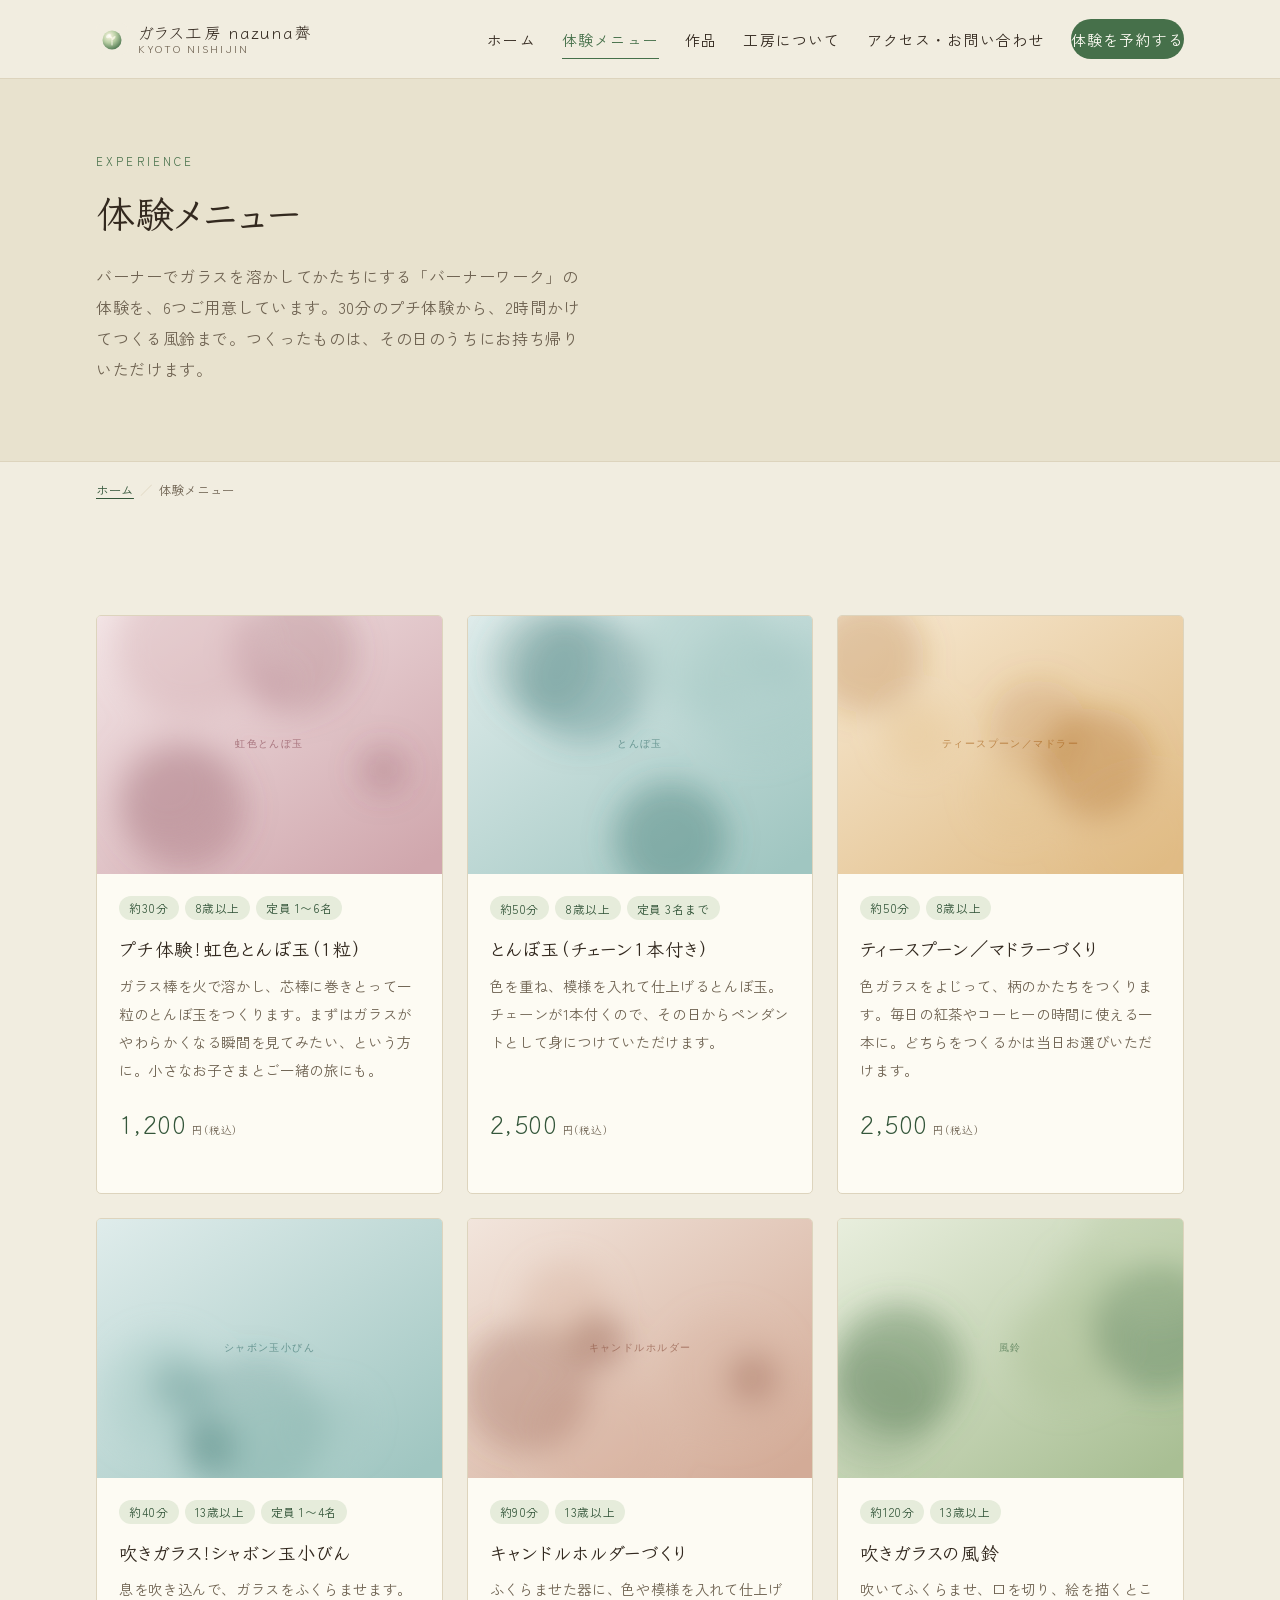
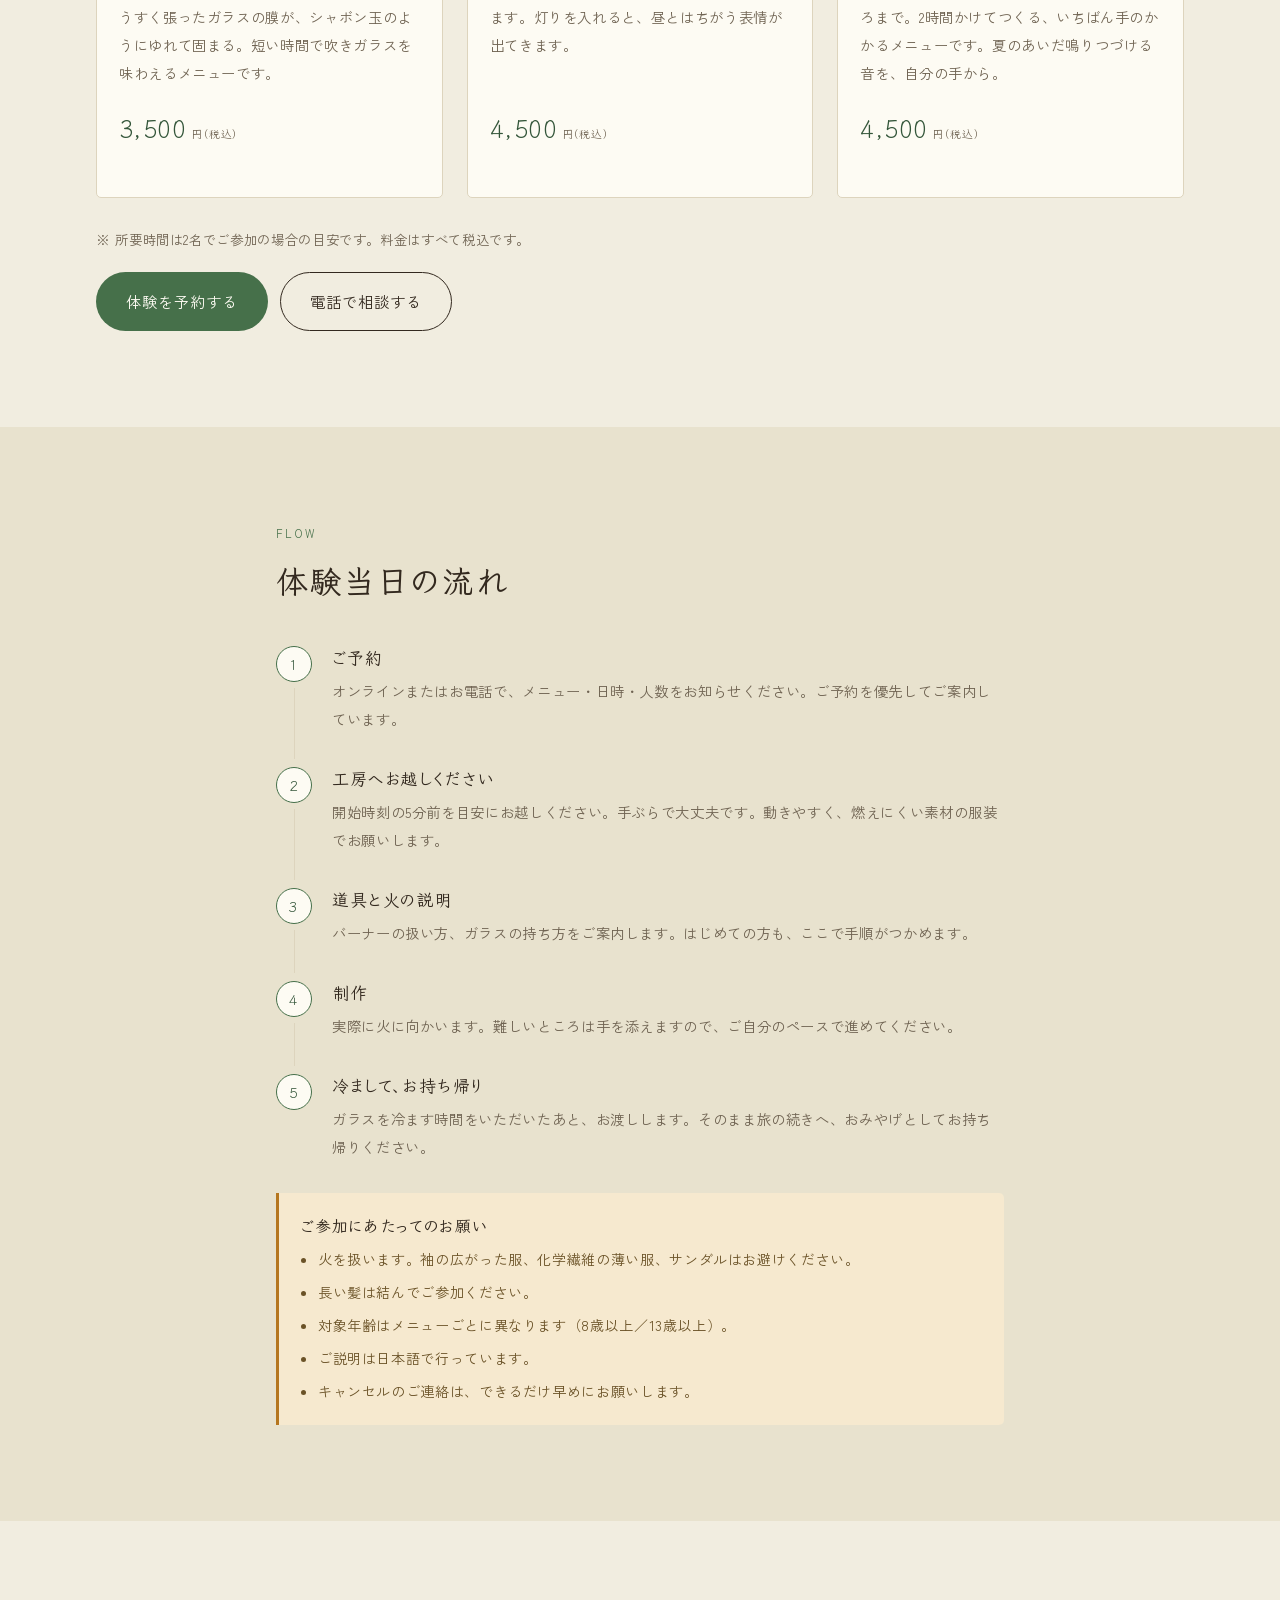
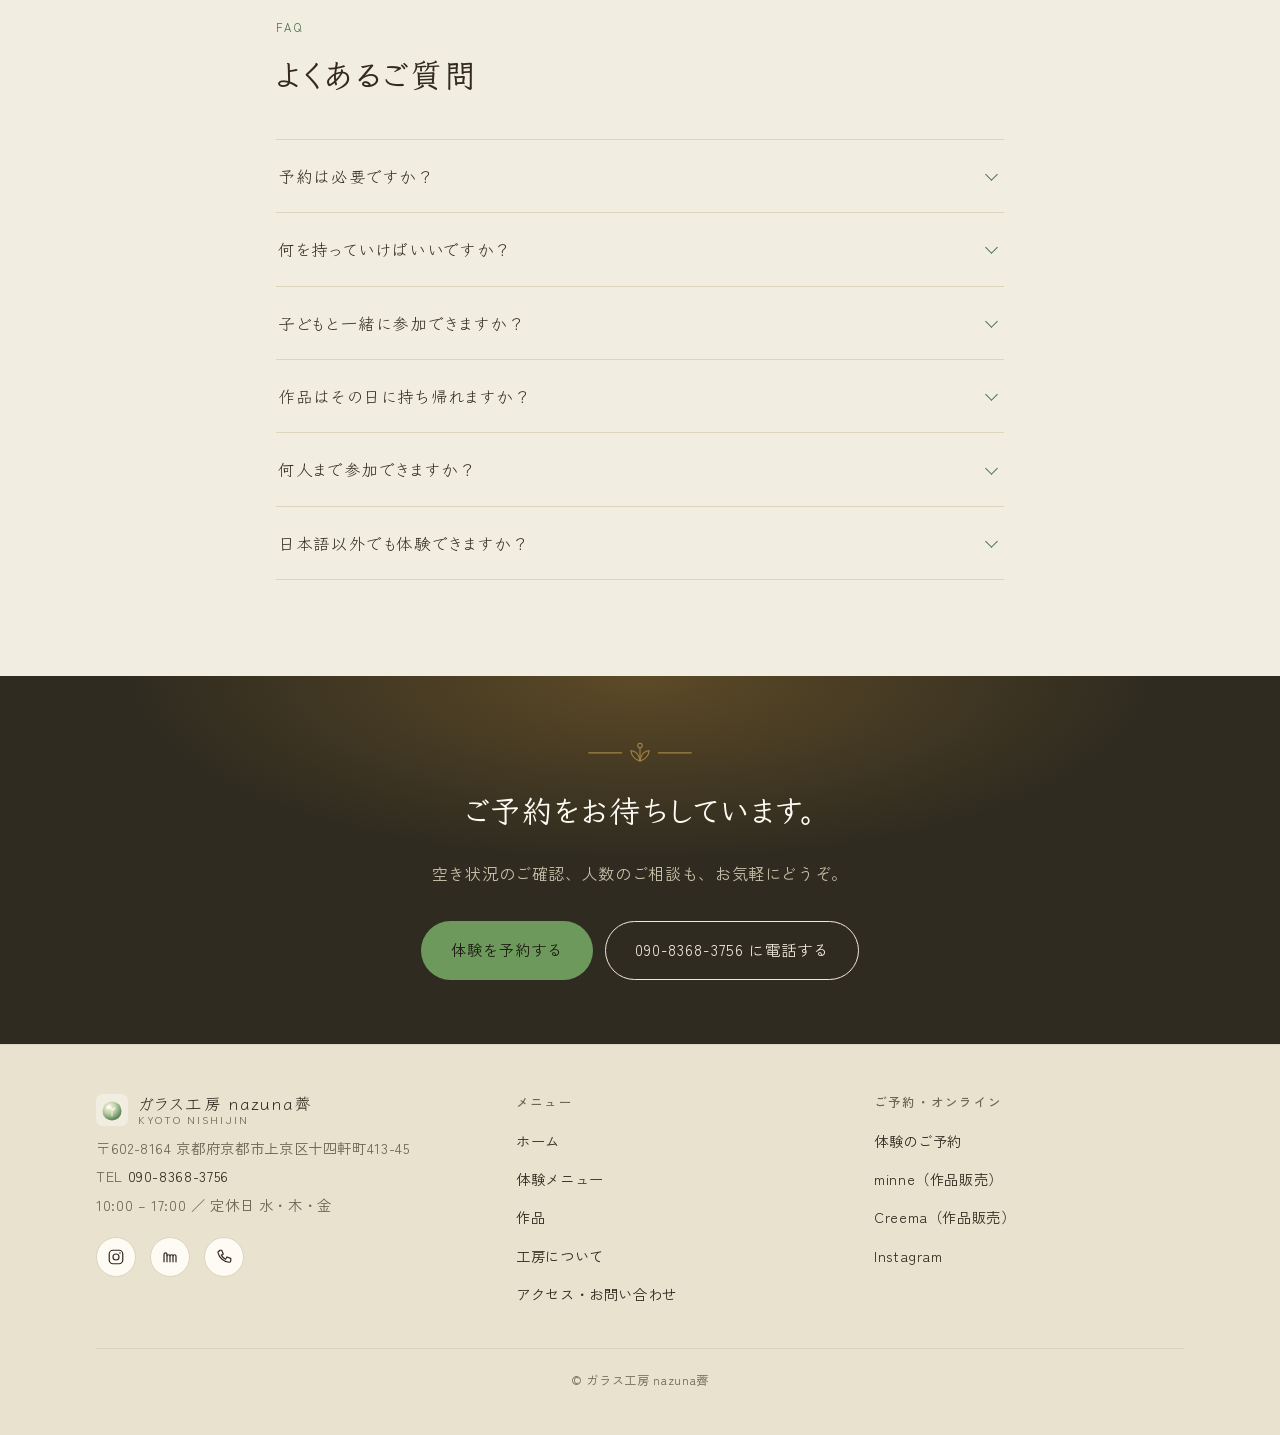
<file: experience.html>
<!DOCTYPE html>
<html lang="ja">
<head>
<meta charset="utf-8">
<meta name="viewport" content="width=device-width, initial-scale=1">
<title>体験メニュー ｜ ガラス工房 nazuna薺</title>
<meta name="description" content="京都・西陣のガラス工房 nazuna薺のガラス細工体験メニュー。とんぼ玉1,200円〜、ティースプーン・マドラー、シャボン玉小びん、キャンドルホルダー、風鈴まで。当日お持ち帰りできます。">
<link rel="canonical" href="https://example.com/experience.html">
<meta property="og:type" content="article">
<meta property="og:site_name" content="ガラス工房 nazuna薺">
<meta property="og:title" content="体験メニュー ｜ ガラス工房 nazuna薺">
<meta property="og:description" content="京都・西陣のガラス工房 nazuna薺のガラス細工体験メニュー。とんぼ玉1,200円〜、ティースプーン・マドラー、シャボン玉小びん、キャンドルホルダー、風鈴まで。当日お持ち帰りできます。">
<meta property="og:url" content="https://example.com/experience.html">
<meta property="og:image" content="https://example.com/assets/img/ogp.svg">
<meta name="twitter:card" content="summary_large_image">
<meta name="theme-color" content="#f1ede0">
<link rel="icon" href="assets/img/favicon.svg" type="image/svg+xml">
<link rel="preconnect" href="https://fonts.googleapis.com">
<link rel="preconnect" href="https://fonts.gstatic.com" crossorigin>
<link href="https://fonts.googleapis.com/css2?family=Klee+One:wght@400;600&family=Zen+Kaku+Gothic+New:wght@400;500&display=swap" rel="stylesheet">
<link rel="stylesheet" href="assets/css/style.css">
</head>
<body>
<a class="skip-link" href="#main">本文へスキップ</a>

<header class="site-header">
  <div class="wrap site-header__inner">
    <a class="brand" href="index.html">
      <img class="brand__mark" src="assets/img/favicon.svg" alt="" width="30" height="30">
      <span class="brand__text">
        <span class="brand__name">ガラス工房 nazuna薺</span>
        <span class="brand__sub">KYOTO NISHIJIN</span>
      </span>
    </a>
    <button class="nav-toggle" type="button" aria-expanded="false" aria-controls="site-nav">
      <span></span><span></span><span></span>
      <span class="visually-hidden">メニューを開く</span>
    </button>
    <nav class="site-nav" id="site-nav" aria-label="メインメニュー">
      <ul>
        <li><a href="index.html">ホーム</a></li>
        <li><a href="experience.html" aria-current="page">体験メニュー</a></li>
        <li><a href="works.html">作品</a></li>
        <li><a href="about.html">工房について</a></li>
        <li><a href="access.html">アクセス・お問い合わせ</a></li>
        <li><a class="nav-cta" href="https://select-type.com/rsv/?id=DoIrvfD4i6k&amp;c_id=263918&amp;w_flg=1" target="_blank" rel="noopener">体験を予約する</a></li>
      </ul>
    </nav>
  </div>
</header>

<main id="main">

  <section class="page-head">
    <div class="wrap">
      <span class="page-head__en">EXPERIENCE</span>
      <h1 class="page-head__title">体験メニュー</h1>
      <p class="page-head__text">バーナーでガラスを溶かしてかたちにする「バーナーワーク」の体験を、6つご用意しています。30分のプチ体験から、2時間かけてつくる風鈴まで。つくったものは、その日のうちにお持ち帰りいただけます。</p>
    </div>
  </section>

  <nav class="breadcrumb" aria-label="パンくずリスト">
    <div class="wrap">
      <ol>
        <li><a href="index.html">ホーム</a></li>
        <li aria-current="page">体験メニュー</li>
      </ol>
    </div>
  </nav>

  <section class="section section--tight">
    <div class="wrap">
      <ul class="card-grid card-grid--3 reveal">
        <li class="card">
          <div class="card__media"><img src="assets/img/menu-tonbo-petit.svg" alt="プチ体験！虹色とんぼ玉（1粒）" width="800" height="600" loading="lazy"></div>
          <div class="card__body">
            <ul class="tag-row"><li class="tag">約30分</li><li class="tag">8歳以上</li><li class="tag">定員 1〜6名</li></ul>
            <h3 class="card__title">プチ体験！虹色とんぼ玉（1粒）</h3>
            <p class="card__text">ガラス棒を火で溶かし、芯棒に巻きとって一粒のとんぼ玉をつくります。まずはガラスがやわらかくなる瞬間を見てみたい、という方に。小さなお子さまとご一緒の旅にも。</p>
            <p class="card__foot"><span class="price">1,200<small>円（税込）</small></span></p>
          </div>
        </li>
        <li class="card">
          <div class="card__media"><img src="assets/img/menu-tonbo.svg" alt="とんぼ玉（チェーン1本付き）" width="800" height="600" loading="lazy"></div>
          <div class="card__body">
            <ul class="tag-row"><li class="tag">約50分</li><li class="tag">8歳以上</li><li class="tag">定員 3名まで</li></ul>
            <h3 class="card__title">とんぼ玉（チェーン1本付き）</h3>
            <p class="card__text">色を重ね、模様を入れて仕上げるとんぼ玉。チェーンが1本付くので、その日からペンダントとして身につけていただけます。</p>
            <p class="card__foot"><span class="price">2,500<small>円（税込）</small></span></p>
          </div>
        </li>
        <li class="card">
          <div class="card__media"><img src="assets/img/menu-spoon.svg" alt="ティースプーン／マドラーづくり" width="800" height="600" loading="lazy"></div>
          <div class="card__body">
            <ul class="tag-row"><li class="tag">約50分</li><li class="tag">8歳以上</li></ul>
            <h3 class="card__title">ティースプーン／マドラーづくり</h3>
            <p class="card__text">色ガラスをよじって、柄のかたちをつくります。毎日の紅茶やコーヒーの時間に使える一本に。どちらをつくるかは当日お選びいただけます。</p>
            <p class="card__foot"><span class="price">2,500<small>円（税込）</small></span></p>
          </div>
        </li>
        <li class="card">
          <div class="card__media"><img src="assets/img/menu-bottle.svg" alt="吹きガラス！シャボン玉小びん" width="800" height="600" loading="lazy"></div>
          <div class="card__body">
            <ul class="tag-row"><li class="tag">約40分</li><li class="tag">13歳以上</li><li class="tag">定員 1〜4名</li></ul>
            <h3 class="card__title">吹きガラス！シャボン玉小びん</h3>
            <p class="card__text">息を吹き込んで、ガラスをふくらませます。うすく張ったガラスの膜が、シャボン玉のようにゆれて固まる。短い時間で吹きガラスを味わえるメニューです。</p>
            <p class="card__foot"><span class="price">3,500<small>円（税込）</small></span></p>
          </div>
        </li>
        <li class="card">
          <div class="card__media"><img src="assets/img/menu-candle.svg" alt="キャンドルホルダーづくり" width="800" height="600" loading="lazy"></div>
          <div class="card__body">
            <ul class="tag-row"><li class="tag">約90分</li><li class="tag">13歳以上</li></ul>
            <h3 class="card__title">キャンドルホルダーづくり</h3>
            <p class="card__text">ふくらませた器に、色や模様を入れて仕上げます。灯りを入れると、昼とはちがう表情が出てきます。</p>
            <p class="card__foot"><span class="price">4,500<small>円（税込）</small></span></p>
          </div>
        </li>
        <li class="card">
          <div class="card__media"><img src="assets/img/menu-furin.svg" alt="吹きガラスの風鈴" width="800" height="600" loading="lazy"></div>
          <div class="card__body">
            <ul class="tag-row"><li class="tag">約120分</li><li class="tag">13歳以上</li></ul>
            <h3 class="card__title">吹きガラスの風鈴</h3>
            <p class="card__text">吹いてふくらませ、口を切り、絵を描くところまで。2時間かけてつくる、いちばん手のかかるメニューです。夏のあいだ鳴りつづける音を、自分の手から。</p>
            <p class="card__foot"><span class="price">4,500<small>円（税込）</small></span></p>
          </div>
        </li>
      </ul>
      <p style="margin-top:28px;font-size:.84rem;color:var(--c-ink-soft);">※ 所要時間は2名でご参加の場合の目安です。料金はすべて税込です。</p>
      <div class="btn-row reveal" style="margin-top:20px;">
        <a class="btn btn--primary" href="https://select-type.com/rsv/?id=DoIrvfD4i6k&amp;c_id=263918&amp;w_flg=1" target="_blank" rel="noopener">体験を予約する</a>
        <a class="btn btn--ghost" href="tel:09083683756">電話で相談する</a>
      </div>
    </div>
  </section>

  <section class="section section--alt" aria-labelledby="flow-title">
    <div class="wrap wrap--narrow">
      <div class="section-head reveal">
        <span class="section-head__en">FLOW</span>
        <h2 class="section-head__title" id="flow-title">体験当日の流れ</h2>
      </div>
      <ol class="steps reveal">
        <li>
          <h3>ご予約</h3>
          <p>オンラインまたはお電話で、メニュー・日時・人数をお知らせください。ご予約を優先してご案内しています。</p>
        </li>
        <li>
          <h3>工房へお越しください</h3>
          <p>開始時刻の5分前を目安にお越しください。手ぶらで大丈夫です。動きやすく、燃えにくい素材の服装でお願いします。</p>
        </li>
        <li>
          <h3>道具と火の説明</h3>
          <p>バーナーの扱い方、ガラスの持ち方をご案内します。はじめての方も、ここで手順がつかめます。</p>
        </li>
        <li>
          <h3>制作</h3>
          <p>実際に火に向かいます。難しいところは手を添えますので、ご自分のペースで進めてください。</p>
        </li>
        <li>
          <h3>冷まして、お持ち帰り</h3>
          <p>ガラスを冷ます時間をいただいたあと、お渡しします。そのまま旅の続きへ、おみやげとしてお持ち帰りください。</p>
        </li>
      </ol>
      <div class="notice reveal">
        <h3>ご参加にあたってのお願い</h3>
        <ul>
          <li>火を扱います。袖の広がった服、化学繊維の薄い服、サンダルはお避けください。</li>
          <li>長い髪は結んでご参加ください。</li>
          <li>対象年齢はメニューごとに異なります（8歳以上／13歳以上）。</li>
          <li>ご説明は日本語で行っています。</li>
          <li>キャンセルのご連絡は、できるだけ早めにお願いします。</li>
        </ul>
      </div>
    </div>
  </section>

  <section class="section" aria-labelledby="faq-title">
    <div class="wrap wrap--narrow">
      <div class="section-head reveal">
        <span class="section-head__en">FAQ</span>
        <h2 class="section-head__title" id="faq-title">よくあるご質問</h2>
      </div>
      <div class="faq reveal">
        <details>
          <summary>予約は必要ですか？</summary>
          <div class="faq__body"><p>ご予約を優先してご案内しています。空きがあれば当日でもお受けできますので、まずはお電話ください。ご予約はオンラインからも承っています。</p></div>
        </details>
        <details>
          <summary>何を持っていけばいいですか？</summary>
          <div class="faq__body"><p>道具も材料も工房にありますので、手ぶらでお越しください。火を使いますので、燃えやすい素材の服や、袖の広がった服はお避けください。長い髪は結んでいただくと安心です。</p></div>
        </details>
        <details>
          <summary>子どもと一緒に参加できますか？</summary>
          <div class="faq__body"><p>とんぼ玉とスプーン・マドラーづくりは8歳以上、吹きガラスのメニューは13歳以上が対象です。お子さまが体験されるあいだ、保護者の方は工房でお待ちいただけます。</p></div>
        </details>
        <details>
          <summary>作品はその日に持ち帰れますか？</summary>
          <div class="faq__body"><p>はい。制作後、ガラスを冷ます時間をいただいたうえで、その日のうちにお渡しできます。</p></div>
        </details>
        <details>
          <summary>何人まで参加できますか？</summary>
          <div class="faq__body"><p>メニューによって定員が異なります。小さな工房ですので、グループでお越しの場合は人数をお知らせのうえ、事前にご相談ください。</p></div>
        </details>
        <details>
          <summary>日本語以外でも体験できますか？</summary>
          <div class="faq__body"><p>説明は日本語で行っています。日本語でのやりとりが難しい場合は、通訳ができる方とご一緒にお越しください。</p></div>
        </details>
      </div>
    </div>
  </section>

  <section class="cta-band">
    <div class="wrap wrap--narrow">
      <svg class="sprig" viewBox="0 0 120 26" fill="none" stroke="currentColor" stroke-width="1.2" stroke-linecap="round" stroke-linejoin="round" aria-hidden="true">
        <path d="M4 14h36"/><path d="M116 14H80"/>
        <path d="M60 23c-6-2-9.5-6-10-11.5 5.5.5 9 4.5 10 11.5z"/>
        <path d="M60 23c6-2 9.5-6 10-11.5-5.5.5-9 4.5-10 11.5z"/>
        <path d="M60 23V9"/>
        <circle cx="60" cy="6" r="2.4"/>
      </svg>
      <h2>ご予約をお待ちしています。</h2>
      <p>空き状況のご確認、人数のご相談も、お気軽にどうぞ。</p>
      <div class="btn-row" style="justify-content:center;">
        <a class="btn btn--primary" href="https://select-type.com/rsv/?id=DoIrvfD4i6k&amp;c_id=263918&amp;w_flg=1" target="_blank" rel="noopener">体験を予約する</a>
        <a class="btn btn--ghost" href="tel:09083683756">090-8368-3756 に電話する</a>
      </div>
    </div>
  </section>

</main>

<footer class="site-footer">
  <div class="wrap">
    <div class="site-footer__grid">
      <div>
        <a class="brand" href="index.html">
          <img class="brand__mark" src="assets/img/favicon.svg" alt="" width="30" height="30">
          <span class="brand__text">
            <span class="brand__name">ガラス工房 nazuna薺</span>
            <span class="brand__sub">KYOTO NISHIJIN</span>
          </span>
        </a>
        <address>
          〒602-8164 京都府京都市上京区十四軒町413-45<br>
          TEL <a href="tel:09083683756">090-8368-3756</a><br>
          10:00 – 17:00 ／ 定休日 水・木・金
        </address>
        <div class="sns-row">
          <a href="https://www.instagram.com/nazuna.glass.studio/" target="_blank" rel="noopener" aria-label="Instagram（新しいタブで開きます）">
            <svg viewBox="0 0 24 24" aria-hidden="true" fill="none" stroke="currentColor" stroke-width="1.6"><rect x="3" y="3" width="18" height="18" rx="5"/><circle cx="12" cy="12" r="4"/><circle cx="17.3" cy="6.7" r="1.1" fill="currentColor" stroke="none"/></svg>
          </a>
          <a href="https://minne.com/@81182/profile" target="_blank" rel="noopener" aria-label="minne のギャラリー（新しいタブで開きます）">
            <svg viewBox="0 0 24 24" aria-hidden="true" fill="none" stroke="currentColor" stroke-width="1.6"><path d="M4 19V8.5a2 2 0 0 1 2-2 2 2 0 0 1 2 2V19"/><path d="M8 11a2 2 0 0 1 2-2 2 2 0 0 1 2 2v8"/><path d="M12 11a2 2 0 0 1 2-2 2 2 0 0 1 2 2v8"/><path d="M16 11a2 2 0 0 1 2-2 2 2 0 0 1 2 2V19"/></svg>
          </a>
          <a href="tel:09083683756" aria-label="電話する">
            <svg viewBox="0 0 24 24" aria-hidden="true" fill="none" stroke="currentColor" stroke-width="1.6"><path d="M6 3h3l2 5-2.5 1.5a12 12 0 0 0 5.5 5.5L16 12l5 2v3a2 2 0 0 1-2.2 2A16.8 16.8 0 0 1 4 6.2 2 2 0 0 1 6 4z"/></svg>
          </a>
        </div>
      </div>
      <div>
        <h2>メニュー</h2>
        <ul>
          <li><a href="index.html">ホーム</a></li>
          <li><a href="experience.html">体験メニュー</a></li>
          <li><a href="works.html">作品</a></li>
          <li><a href="about.html">工房について</a></li>
          <li><a href="access.html">アクセス・お問い合わせ</a></li>
        </ul>
      </div>
      <div>
        <h2>ご予約・オンライン</h2>
        <ul>
          <li><a href="https://select-type.com/rsv/?id=DoIrvfD4i6k&amp;c_id=263918&amp;w_flg=1" target="_blank" rel="noopener">体験のご予約</a></li>
          <li><a href="https://minne.com/@81182/profile" target="_blank" rel="noopener">minne（作品販売）</a></li>
          <li><a href="https://www.creema.jp/c/nazuna_1121" target="_blank" rel="noopener">Creema（作品販売）</a></li>
          <li><a href="https://www.instagram.com/nazuna.glass.studio/" target="_blank" rel="noopener">Instagram</a></li>
        </ul>
      </div>
    </div>
    <p class="copyright">&copy; ガラス工房 nazuna薺</p>
  </div>
</footer>

<script src="assets/js/main.js" defer></script>
</body>
</html>
</file>
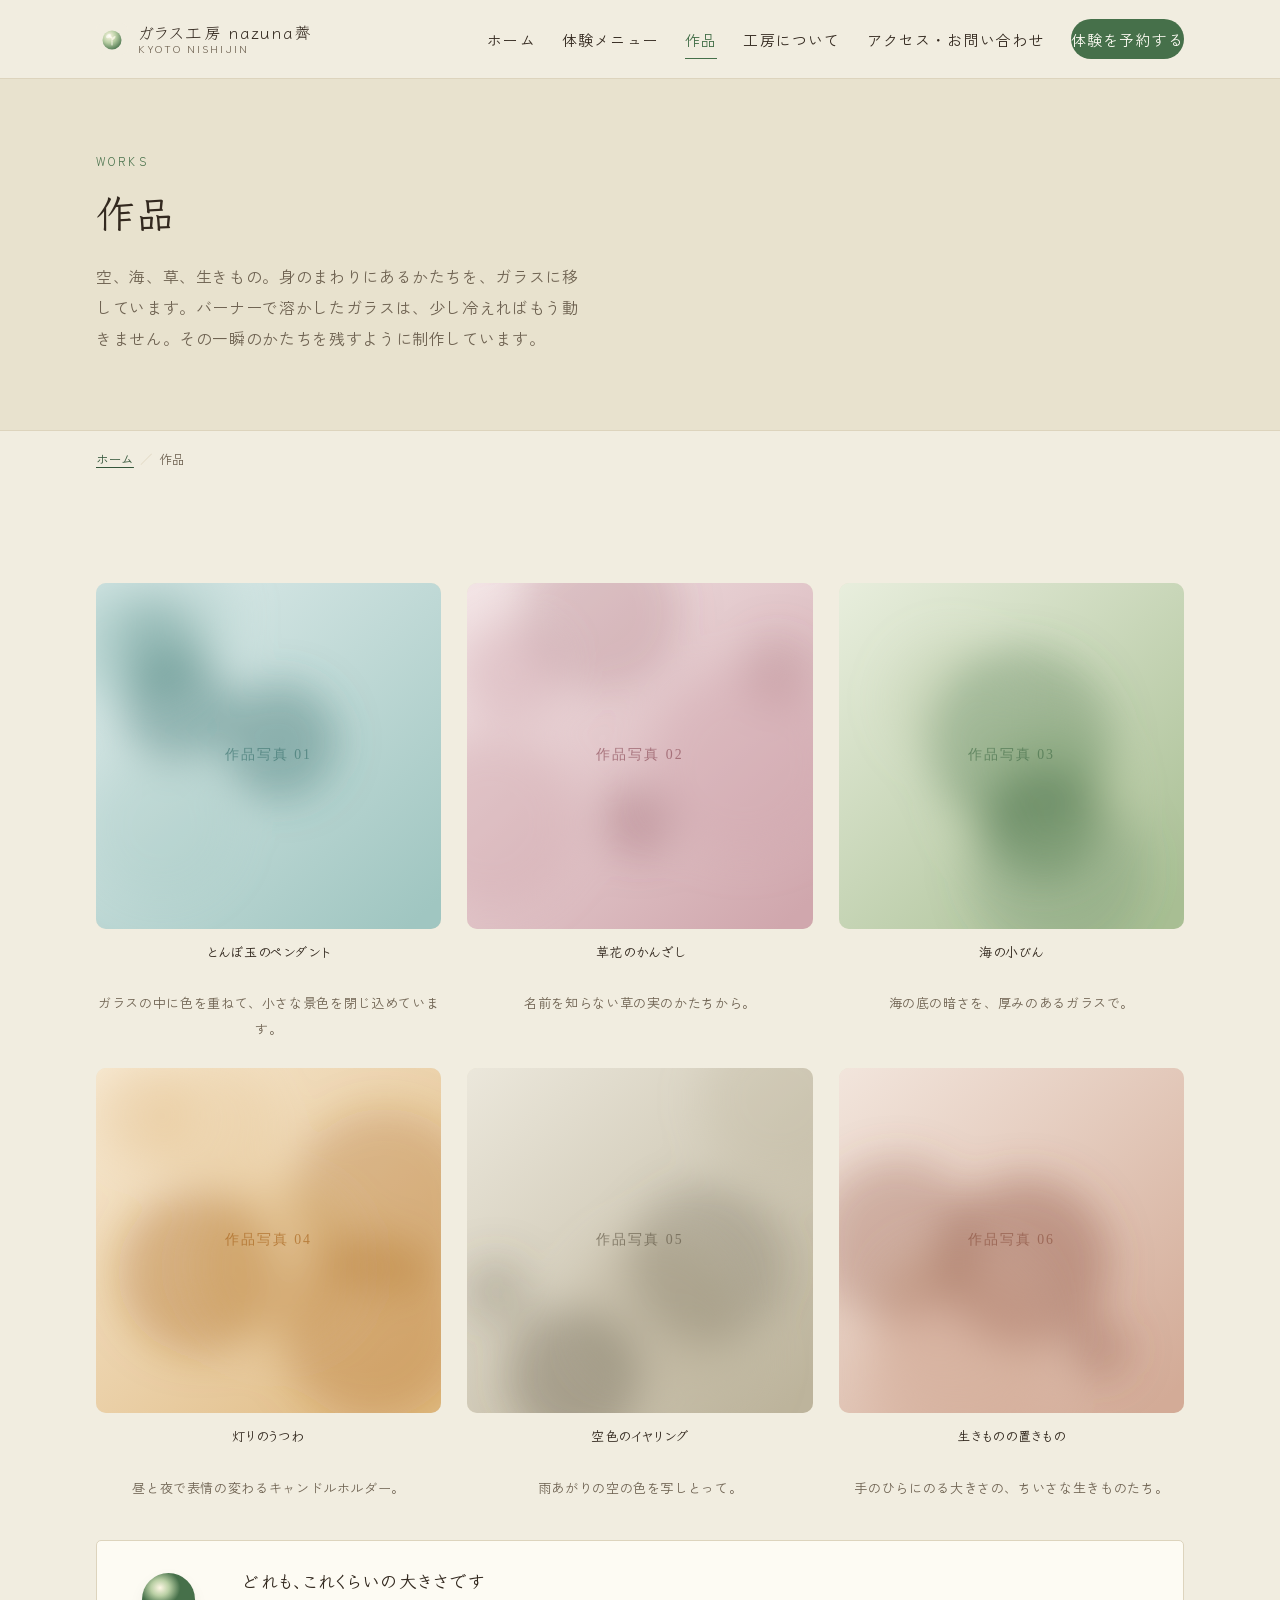
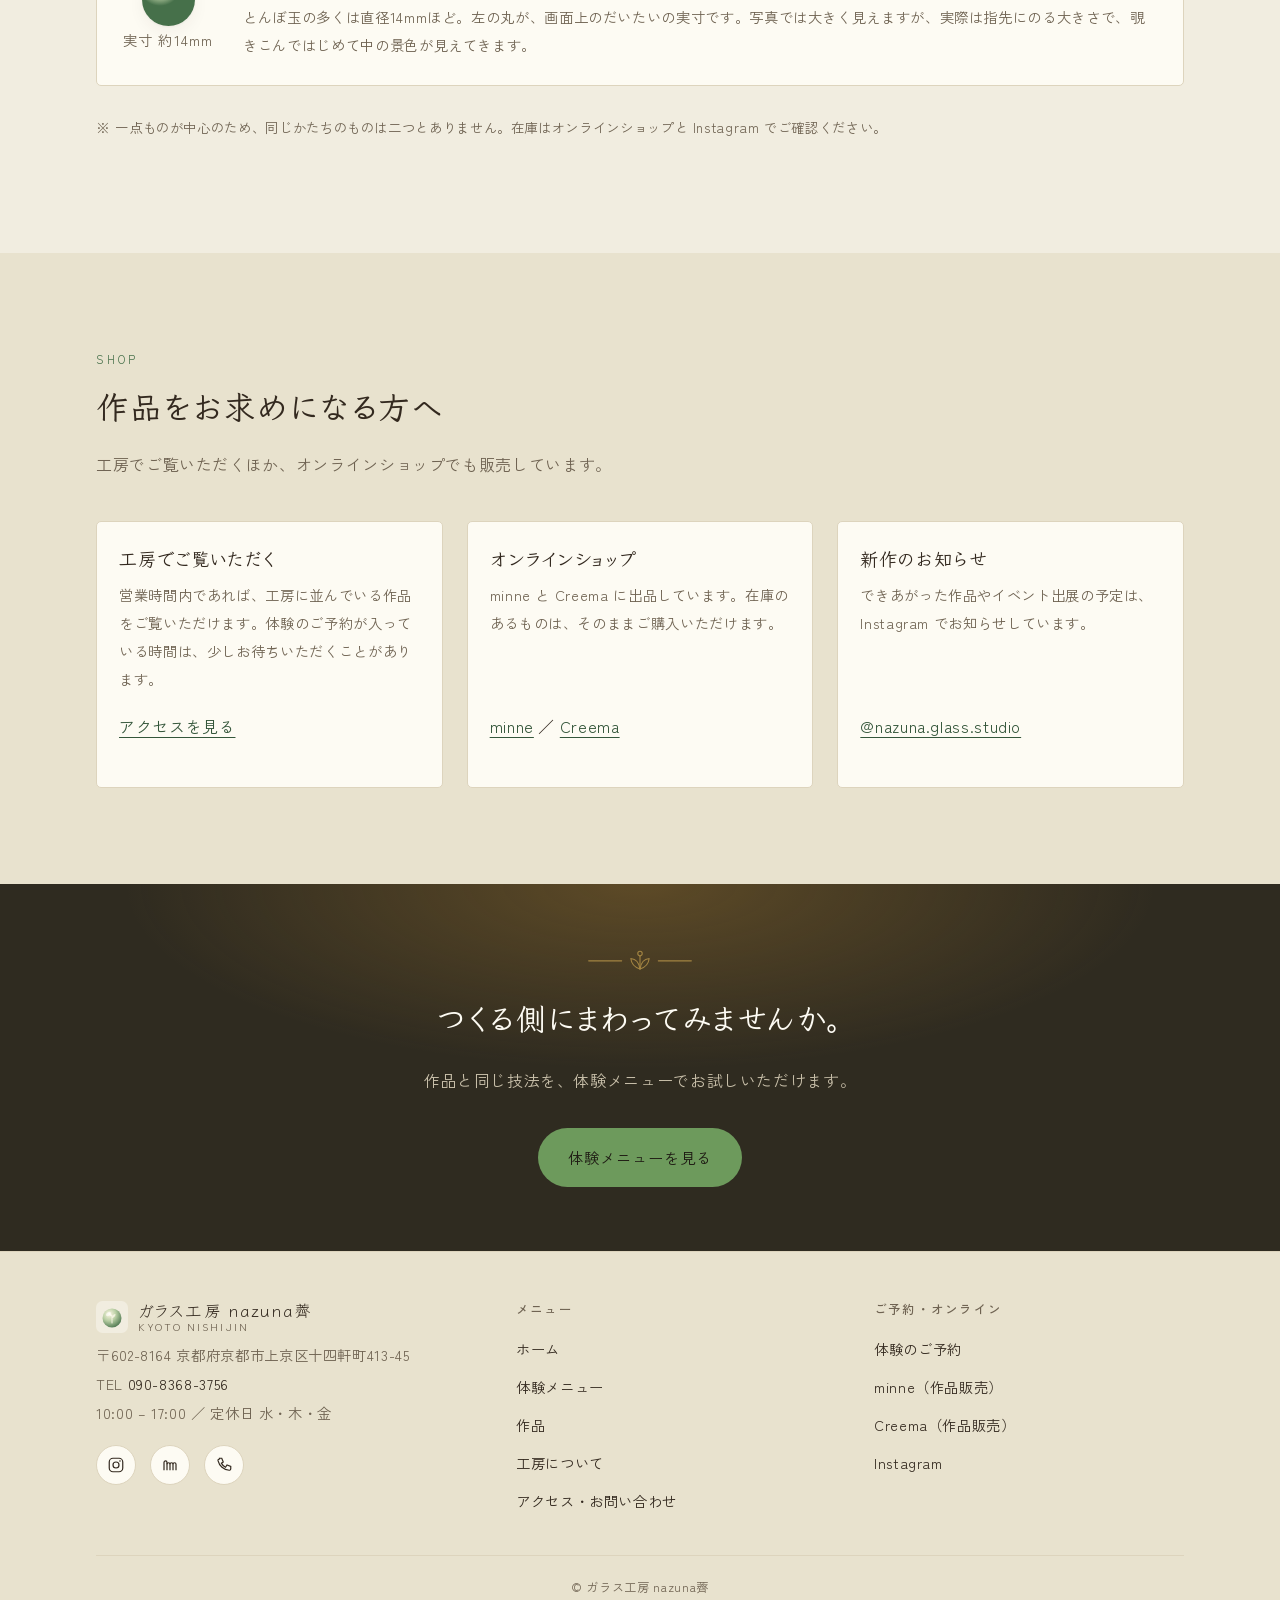
<file: works.html>
<!DOCTYPE html>
<html lang="ja">
<head>
<meta charset="utf-8">
<meta name="viewport" content="width=device-width, initial-scale=1">
<title>作品 ｜ ガラス工房 nazuna薺</title>
<meta name="description" content="ガラス工房 nazuna薺の作品。とんぼ玉やかんざし、小びん、キャンドルホルダーなど、自然をテーマにしたバーナーワークのガラス作品をご紹介します。">
<link rel="canonical" href="https://example.com/works.html">
<meta property="og:type" content="article">
<meta property="og:site_name" content="ガラス工房 nazuna薺">
<meta property="og:title" content="作品 ｜ ガラス工房 nazuna薺">
<meta property="og:description" content="ガラス工房 nazuna薺の作品。とんぼ玉やかんざし、小びん、キャンドルホルダーなど、自然をテーマにしたバーナーワークのガラス作品をご紹介します。">
<meta property="og:url" content="https://example.com/works.html">
<meta property="og:image" content="https://example.com/assets/img/ogp.svg">
<meta name="twitter:card" content="summary_large_image">
<meta name="theme-color" content="#f1ede0">
<link rel="icon" href="assets/img/favicon.svg" type="image/svg+xml">
<link rel="preconnect" href="https://fonts.googleapis.com">
<link rel="preconnect" href="https://fonts.gstatic.com" crossorigin>
<link href="https://fonts.googleapis.com/css2?family=Klee+One:wght@400;600&family=Zen+Kaku+Gothic+New:wght@400;500&display=swap" rel="stylesheet">
<link rel="stylesheet" href="assets/css/style.css">
</head>
<body>
<a class="skip-link" href="#main">本文へスキップ</a>

<header class="site-header">
  <div class="wrap site-header__inner">
    <a class="brand" href="index.html">
      <img class="brand__mark" src="assets/img/favicon.svg" alt="" width="30" height="30">
      <span class="brand__text">
        <span class="brand__name">ガラス工房 nazuna薺</span>
        <span class="brand__sub">KYOTO NISHIJIN</span>
      </span>
    </a>
    <button class="nav-toggle" type="button" aria-expanded="false" aria-controls="site-nav">
      <span></span><span></span><span></span>
      <span class="visually-hidden">メニューを開く</span>
    </button>
    <nav class="site-nav" id="site-nav" aria-label="メインメニュー">
      <ul>
        <li><a href="index.html">ホーム</a></li>
        <li><a href="experience.html">体験メニュー</a></li>
        <li><a href="works.html" aria-current="page">作品</a></li>
        <li><a href="about.html">工房について</a></li>
        <li><a href="access.html">アクセス・お問い合わせ</a></li>
        <li><a class="nav-cta" href="https://select-type.com/rsv/?id=DoIrvfD4i6k&amp;c_id=263918&amp;w_flg=1" target="_blank" rel="noopener">体験を予約する</a></li>
      </ul>
    </nav>
  </div>
</header>

<main id="main">

  <section class="page-head">
    <div class="wrap">
      <span class="page-head__en">WORKS</span>
      <h1 class="page-head__title">作品</h1>
      <p class="page-head__text">空、海、草、生きもの。身のまわりにあるかたちを、ガラスに移しています。バーナーで溶かしたガラスは、少し冷えればもう動きません。その一瞬のかたちを残すように制作しています。</p>
    </div>
  </section>

  <nav class="breadcrumb" aria-label="パンくずリスト">
    <div class="wrap">
      <ol>
        <li><a href="index.html">ホーム</a></li>
        <li aria-current="page">作品</li>
      </ol>
    </div>
  </nav>

  <section class="section section--tight">
    <div class="wrap">
      <ul class="gallery reveal">
        <li><figure>
          <div class="gallery__frame"><img src="assets/img/work-01.svg" alt="とんぼ玉のペンダント" width="800" height="800" loading="lazy"></div>
          <figcaption><b>とんぼ玉のペンダント</b><br>ガラスの中に色を重ねて、小さな景色を閉じ込めています。</figcaption>
        </figure></li>
        <li><figure>
          <div class="gallery__frame"><img src="assets/img/work-02.svg" alt="草花のかんざし" width="800" height="800" loading="lazy"></div>
          <figcaption><b>草花のかんざし</b><br>名前を知らない草の実のかたちから。</figcaption>
        </figure></li>
        <li><figure>
          <div class="gallery__frame"><img src="assets/img/work-03.svg" alt="海の小びん" width="800" height="800" loading="lazy"></div>
          <figcaption><b>海の小びん</b><br>海の底の暗さを、厚みのあるガラスで。</figcaption>
        </figure></li>
        <li><figure>
          <div class="gallery__frame"><img src="assets/img/work-04.svg" alt="灯りのうつわ" width="800" height="800" loading="lazy"></div>
          <figcaption><b>灯りのうつわ</b><br>昼と夜で表情の変わるキャンドルホルダー。</figcaption>
        </figure></li>
        <li><figure>
          <div class="gallery__frame"><img src="assets/img/work-05.svg" alt="空色のイヤリング" width="800" height="800" loading="lazy"></div>
          <figcaption><b>空色のイヤリング</b><br>雨あがりの空の色を写しとって。</figcaption>
        </figure></li>
        <li><figure>
          <div class="gallery__frame"><img src="assets/img/work-06.svg" alt="生きものの置きもの" width="800" height="800" loading="lazy"></div>
          <figcaption><b>生きものの置きもの</b><br>手のひらにのる大きさの、ちいさな生きものたち。</figcaption>
        </figure></li>
      </ul>
      <div class="lifesize reveal" style="margin-top:40px;">
        <div class="lifesize__col">
          <div class="lifesize__bead" aria-hidden="true"></div>
          <p class="lifesize__cap">実寸 約14mm</p>
        </div>
        <div>
          <h3>どれも、これくらいの大きさです</h3>
          <p>とんぼ玉の多くは直径14mmほど。左の丸が、画面上のだいたいの実寸です。写真では大きく見えますが、実際は指先にのる大きさで、覗きこんではじめて中の景色が見えてきます。</p>
        </div>
      </div>
      <p style="margin-top:28px;font-size:.84rem;color:var(--c-ink-soft);">※ 一点ものが中心のため、同じかたちのものは二つとありません。在庫はオンラインショップと Instagram でご確認ください。</p>
    </div>
  </section>

  <section class="section section--alt" aria-labelledby="shop-title">
    <div class="wrap">
      <div class="section-head reveal">
        <span class="section-head__en">SHOP</span>
        <h2 class="section-head__title" id="shop-title">作品をお求めになる方へ</h2>
        <p class="section-head__text">工房でご覧いただくほか、オンラインショップでも販売しています。</p>
      </div>
      <ul class="card-grid card-grid--3 reveal">
        <li class="card"><div class="card__body">
          <h3 class="card__title">工房でご覧いただく</h3>
          <p class="card__text">営業時間内であれば、工房に並んでいる作品をご覧いただけます。体験のご予約が入っている時間は、少しお待ちいただくことがあります。</p>
          <p class="card__foot"><a href="access.html">アクセスを見る</a></p>
        </div></li>
        <li class="card"><div class="card__body">
          <h3 class="card__title">オンラインショップ</h3>
          <p class="card__text">minne と Creema に出品しています。在庫のあるものは、そのままご購入いただけます。</p>
          <p class="card__foot"><a href="https://minne.com/@81182/profile" target="_blank" rel="noopener">minne</a> ／ <a href="https://www.creema.jp/c/nazuna_1121" target="_blank" rel="noopener">Creema</a></p>
        </div></li>
        <li class="card"><div class="card__body">
          <h3 class="card__title">新作のお知らせ</h3>
          <p class="card__text">できあがった作品やイベント出展の予定は、Instagram でお知らせしています。</p>
          <p class="card__foot"><a href="https://www.instagram.com/nazuna.glass.studio/" target="_blank" rel="noopener">@nazuna.glass.studio</a></p>
        </div></li>
      </ul>
    </div>
  </section>

  <section class="cta-band">
    <div class="wrap wrap--narrow">
      <svg class="sprig" viewBox="0 0 120 26" fill="none" stroke="currentColor" stroke-width="1.2" stroke-linecap="round" stroke-linejoin="round" aria-hidden="true">
        <path d="M4 14h36"/><path d="M116 14H80"/>
        <path d="M60 23c-6-2-9.5-6-10-11.5 5.5.5 9 4.5 10 11.5z"/>
        <path d="M60 23c6-2 9.5-6 10-11.5-5.5.5-9 4.5-10 11.5z"/>
        <path d="M60 23V9"/>
        <circle cx="60" cy="6" r="2.4"/>
      </svg>
      <h2>つくる側にまわってみませんか。</h2>
      <p>作品と同じ技法を、体験メニューでお試しいただけます。</p>
      <div class="btn-row" style="justify-content:center;">
        <a class="btn btn--primary" href="experience.html">体験メニューを見る</a>
      </div>
    </div>
  </section>

</main>

<footer class="site-footer">
  <div class="wrap">
    <div class="site-footer__grid">
      <div>
        <a class="brand" href="index.html">
          <img class="brand__mark" src="assets/img/favicon.svg" alt="" width="30" height="30">
          <span class="brand__text">
            <span class="brand__name">ガラス工房 nazuna薺</span>
            <span class="brand__sub">KYOTO NISHIJIN</span>
          </span>
        </a>
        <address>
          〒602-8164 京都府京都市上京区十四軒町413-45<br>
          TEL <a href="tel:09083683756">090-8368-3756</a><br>
          10:00 – 17:00 ／ 定休日 水・木・金
        </address>
        <div class="sns-row">
          <a href="https://www.instagram.com/nazuna.glass.studio/" target="_blank" rel="noopener" aria-label="Instagram（新しいタブで開きます）">
            <svg viewBox="0 0 24 24" aria-hidden="true" fill="none" stroke="currentColor" stroke-width="1.6"><rect x="3" y="3" width="18" height="18" rx="5"/><circle cx="12" cy="12" r="4"/><circle cx="17.3" cy="6.7" r="1.1" fill="currentColor" stroke="none"/></svg>
          </a>
          <a href="https://minne.com/@81182/profile" target="_blank" rel="noopener" aria-label="minne のギャラリー（新しいタブで開きます）">
            <svg viewBox="0 0 24 24" aria-hidden="true" fill="none" stroke="currentColor" stroke-width="1.6"><path d="M4 19V8.5a2 2 0 0 1 2-2 2 2 0 0 1 2 2V19"/><path d="M8 11a2 2 0 0 1 2-2 2 2 0 0 1 2 2v8"/><path d="M12 11a2 2 0 0 1 2-2 2 2 0 0 1 2 2v8"/><path d="M16 11a2 2 0 0 1 2-2 2 2 0 0 1 2 2V19"/></svg>
          </a>
          <a href="tel:09083683756" aria-label="電話する">
            <svg viewBox="0 0 24 24" aria-hidden="true" fill="none" stroke="currentColor" stroke-width="1.6"><path d="M6 3h3l2 5-2.5 1.5a12 12 0 0 0 5.5 5.5L16 12l5 2v3a2 2 0 0 1-2.2 2A16.8 16.8 0 0 1 4 6.2 2 2 0 0 1 6 4z"/></svg>
          </a>
        </div>
      </div>
      <div>
        <h2>メニュー</h2>
        <ul>
          <li><a href="index.html">ホーム</a></li>
          <li><a href="experience.html">体験メニュー</a></li>
          <li><a href="works.html">作品</a></li>
          <li><a href="about.html">工房について</a></li>
          <li><a href="access.html">アクセス・お問い合わせ</a></li>
        </ul>
      </div>
      <div>
        <h2>ご予約・オンライン</h2>
        <ul>
          <li><a href="https://select-type.com/rsv/?id=DoIrvfD4i6k&amp;c_id=263918&amp;w_flg=1" target="_blank" rel="noopener">体験のご予約</a></li>
          <li><a href="https://minne.com/@81182/profile" target="_blank" rel="noopener">minne（作品販売）</a></li>
          <li><a href="https://www.creema.jp/c/nazuna_1121" target="_blank" rel="noopener">Creema（作品販売）</a></li>
          <li><a href="https://www.instagram.com/nazuna.glass.studio/" target="_blank" rel="noopener">Instagram</a></li>
        </ul>
      </div>
    </div>
    <p class="copyright">&copy; ガラス工房 nazuna薺</p>
  </div>
</footer>

<script src="assets/js/main.js" defer></script>
</body>
</html>
</file>
<file: assets/style.css>
@charset "UTF-8";
/* =========================================================
   ゆすらご ｜ 喫茶店ホームページ
   やわらかい緑 × 昭和レトロ喫茶 × ちょっとレトロPC
   ---------------------------------------------------------
   このファイルがデザインの唯一の出典です。
   色や余白を変えたいときはまず :root の変数をいじってください。
   ========================================================= */

/* ---------- 1. トークン ---------- */
:root{
  /* 緑（やわらかめ） */
  --deep:#22331f;
  --moss:#4c6b48;
  --leaf:#6f9163;
  --sage:#9db894;
  --pale:#d9e3cd;
  /* 紙 */
  --cream:#f4efdf;
  --paper:#fcf9f0;
  /* 墨 */
  --ink:#2c332a;
  --ink-soft:#5d6757;
  /* さし色 */
  --amber:#d69a45;      /* プリン */
  --vermilion:#b95440;  /* ナポリタン */
  --soda:#4fa39a;       /* クリームソーダ */

  --bg:var(--cream);
  --surface:var(--paper);
  --text:var(--ink);
  --muted:var(--ink-soft);
  --frame:var(--deep);
  --line:rgba(34,51,31,.18);
  --bar-a:var(--moss);
  --bar-b:var(--leaf);
  --bar-text:#f4efdf;
  --shadow-color:var(--sage);

  --mincho:"Shippori Mincho B1","Hiragino Mincho ProN","Yu Mincho",serif;
  --gothic:"Zen Kaku Gothic New","Hiragino Sans","Yu Gothic",sans-serif;
  --dot:"DotGothic16","Hiragino Sans",monospace;

  --maxw:1060px;
  --gutter:16px;
}

@media (prefers-color-scheme:dark){
  :root:not([data-theme="light"]){
    --bg:#161e15;
    --surface:#1e2a1c;
    --text:#e6ecdd;
    --muted:#a9b9a2;
    --frame:#86a67c;
    --line:rgba(230,236,221,.22);
    --pale:#2c3b28;
    --bar-a:#2f4a2c;
    --bar-b:#3e5c39;
    --shadow-color:#33492f;
  }
}
:root[data-theme="dark"]{
  --bg:#161e15;
  --surface:#1e2a1c;
  --text:#e6ecdd;
  --muted:#a9b9a2;
  --frame:#86a67c;
  --line:rgba(230,236,221,.22);
  --pale:#2c3b28;
  --bar-a:#2f4a2c;
  --bar-b:#3e5c39;
  --shadow-color:#33492f;
}

/* ---------- 2. 土台 ---------- */
*,*::before,*::after{box-sizing:border-box}
html{-webkit-text-size-adjust:100%}
body{
  margin:0;
  background-color:var(--bg);
  /* 方眼紙のようなうっすらした地紋 */
  background-image:
    linear-gradient(var(--line) 1px,transparent 1px),
    linear-gradient(90deg,var(--line) 1px,transparent 1px);
  background-size:28px 28px,28px 28px;
  background-position:-1px -1px,-1px -1px;
  color:var(--text);
  font-family:var(--gothic);
  font-size:16px;
  line-height:1.9;
  letter-spacing:.04em;
}
img{max-width:100%;height:auto;display:block}
a{color:inherit}
h1,h2,h3{font-family:var(--mincho);font-weight:700;line-height:1.45;letter-spacing:.08em;margin:0}
p{margin:0 0 1em}
ul{margin:0;padding:0;list-style:none}

.wrap{width:100%;max-width:var(--maxw);margin-inline:auto;padding-inline:var(--gutter)}
.skip{position:absolute;left:-9999px}
.skip:focus{left:8px;top:8px;z-index:99;background:var(--surface);border:2px solid var(--frame);padding:.5em 1em}
:where(a,button):focus-visible{outline:3px solid var(--amber);outline-offset:2px}

/* ---------- 3. ヘッダー ---------- */
.site-header{
  position:sticky;top:0;z-index:20;
  background:var(--surface);
  border-bottom:2px solid var(--frame);
  box-shadow:0 2px 0 var(--shadow-color);
}
.site-header__inner{
  display:flex;align-items:center;justify-content:space-between;
  gap:1em;min-height:60px;
}
.logo{display:flex;align-items:center;gap:.6em;text-decoration:none}
.logo__mark{width:30px;height:30px;flex:none}
.logo__name{font-family:var(--mincho);font-size:1.25rem;letter-spacing:.18em}
.logo__roma{font-family:var(--dot);font-size:.68rem;color:var(--muted);letter-spacing:.18em;display:block;line-height:1}

.nav{overflow-x:auto;scrollbar-width:none}
.nav::-webkit-scrollbar{display:none}
.nav ul{display:flex;gap:.2em;white-space:nowrap}
.nav a{
  display:block;text-decoration:none;
  font-family:var(--dot);font-size:.9rem;letter-spacing:.1em;
  padding:.45em .7em;border:1px solid transparent;
}
.nav a:hover,.nav a:focus-visible{border-color:var(--frame);background:var(--pale)}

/* ---------- 4. ヒーロー ---------- */
.hero{
  position:relative;overflow:hidden;
  border-bottom:2px solid var(--frame);
  background:
    radial-gradient(120% 90% at 20% 0%,rgba(157,184,148,.55),transparent 60%),
    linear-gradient(160deg,var(--moss),var(--deep));
  color:#f4efdf;
}
/* ブラウン管のような走査線 */
.hero::after{
  content:"";position:absolute;inset:0;pointer-events:none;
  background:repeating-linear-gradient(rgba(0,0,0,.14) 0 1px,transparent 1px 4px);
  mix-blend-mode:multiply;opacity:.5;
}
.hero__inner{
  position:relative;z-index:1;
  display:grid;grid-template-columns:1fr auto;align-items:center;gap:2em;
  padding-block:clamp(48px,9vw,96px);
}
.hero__eyebrow{
  font-family:var(--dot);font-size:.8rem;letter-spacing:.22em;
  color:var(--pale);margin:0 0 1.2em;
}
.hero__title{
  font-size:clamp(2.6rem,9vw,4.4rem);letter-spacing:.16em;margin:0 0 .3em;
  text-shadow:3px 3px 0 rgba(34,51,31,.45);
}
.hero__sub{font-family:var(--dot);font-size:.95rem;letter-spacing:.18em;color:var(--pale);margin:0 0 1.4em}
.hero__lead{font-size:1.02rem;max-width:26em;margin:0 0 1.8em;color:#eef0e2}
.cursor{display:inline-block;width:.6em;background:currentColor;color:var(--amber);animation:blink 1.1s steps(1,end) infinite}
@keyframes blink{50%{opacity:0}}
.hero__cta{display:flex;flex-wrap:wrap;gap:.7em}
.hero__art{width:clamp(110px,20vw,180px);height:auto;filter:drop-shadow(4px 4px 0 rgba(34,51,31,.4))}

.btn{
  display:inline-block;text-decoration:none;
  font-family:var(--dot);letter-spacing:.12em;font-size:.92rem;
  padding:.65em 1.3em;border:2px solid var(--deep);
  background:var(--cream);color:var(--deep);
  box-shadow:4px 4px 0 var(--deep);
  transition:transform .08s ease,box-shadow .08s ease;
}
.btn:hover{transform:translate(2px,2px);box-shadow:2px 2px 0 var(--deep)}
.btn:active{transform:translate(4px,4px);box-shadow:0 0 0 var(--deep)}
.btn--ghost{background:transparent;color:#f4efdf;border-color:#f4efdf;box-shadow:4px 4px 0 rgba(34,51,31,.5)}

/* ---------- 5. お知らせ帯 ---------- */
.notice{
  background:var(--pale);border-bottom:2px solid var(--frame);
  font-family:var(--dot);font-size:.88rem;letter-spacing:.08em;
}
.notice__inner{display:flex;gap:1em;align-items:baseline;padding-block:.6em;flex-wrap:wrap}
.notice__tag{
  flex:none;background:var(--vermilion);color:#fff;
  padding:.1em .7em;letter-spacing:.14em;
}
.notice ul{display:flex;flex-direction:column;gap:.2em}
.notice li::before{content:"▼ ";color:var(--moss)}

/* ---------- 6. セクション共通 ---------- */
.section{padding-block:clamp(48px,8vw,88px)}
.section--tint{background:linear-gradient(var(--pale),transparent)}
.section__head{margin:0 0 2.2em;text-align:center}
.section__label{
  display:block;font-family:var(--dot);font-size:.78rem;
  letter-spacing:.3em;color:var(--moss);margin-bottom:.5em;
}
.section__title{font-size:clamp(1.6rem,4.5vw,2.2rem);letter-spacing:.2em}
.section__title::after{
  content:"";display:block;width:56px;height:3px;margin:.6em auto 0;
  background:repeating-linear-gradient(90deg,var(--moss) 0 6px,transparent 6px 10px);
}

/* ---------- 7. レトロPC風ウィンドウ ---------- */
.win{
  background:var(--surface);
  border:2px solid var(--frame);
  box-shadow:6px 6px 0 var(--shadow-color);
}
.win__bar{
  display:flex;align-items:center;gap:.6em;
  padding:.35em .7em;
  background:linear-gradient(90deg,var(--bar-a),var(--bar-b));
  color:var(--bar-text);
  border-bottom:2px solid var(--frame);
  font-family:var(--dot);font-size:.82rem;letter-spacing:.14em;
}
.win__dots{display:flex;gap:4px;margin-left:auto}
.win__dots i{width:10px;height:10px;border:1px solid var(--bar-text);display:block}
.win__body{padding:clamp(20px,4vw,36px)}

/* ---------- 8. 店のこと ---------- */
.about{display:grid;grid-template-columns:1.15fr .85fr;gap:clamp(24px,5vw,48px);align-items:start}
.about__text p:last-child{margin-bottom:0}
.about__name{font-family:var(--mincho);font-size:1.3rem;letter-spacing:.16em;margin-bottom:.8em}
.memo{
  border:2px dashed var(--moss);background:var(--surface);
  padding:1.2em 1.4em;font-size:.93rem;
}
.memo__title{font-family:var(--dot);font-size:.84rem;letter-spacing:.14em;color:var(--moss);margin-bottom:.5em}
.memo p:last-child{margin-bottom:0}

/* ---------- 9. お品書き ---------- */
.menu-grid{display:grid;grid-template-columns:repeat(2,minmax(0,1fr));gap:clamp(20px,4vw,40px)}
.menu-block+.menu-block{margin-top:2em}
.menu-block__title{
  font-family:var(--mincho);font-size:1.12rem;letter-spacing:.16em;
  padding-bottom:.3em;margin-bottom:.8em;
  border-bottom:2px solid var(--frame);
}
.menu-block__title span{font-family:var(--dot);font-size:.7rem;letter-spacing:.2em;color:var(--muted);margin-left:.8em}
.menu-row{display:flex;align-items:baseline;gap:.5em;padding:.3em 0}
.menu-row__name{font-size:1rem}
.menu-row__note{display:block;font-size:.8rem;color:var(--muted);line-height:1.6}
.menu-row__lead{flex:1 1 auto;min-width:1.5em;border-bottom:1px dotted var(--line);transform:translateY(-.3em)}
.menu-row__price{flex:none;font-family:var(--dot);font-size:.95rem;letter-spacing:.06em}
.menu-note{margin-top:1.6em;font-size:.85rem;color:var(--muted)}

/* ---------- 10. 店内（写真枠） ---------- */
.gallery{display:grid;grid-template-columns:repeat(3,minmax(0,1fr));gap:14px}
.frame{
  position:relative;aspect-ratio:4/3;overflow:hidden;
  border:2px solid var(--frame);background:var(--pale);
  box-shadow:4px 4px 0 var(--shadow-color);
}
.frame img{width:100%;height:100%;object-fit:cover}
/* 写真がまだ無いとき用の市松模様プレースホルダ */
.frame--empty{
  display:grid;place-items:center;
  background-image:
    linear-gradient(45deg,var(--sage) 25%,transparent 25%,transparent 75%,var(--sage) 75%),
    linear-gradient(45deg,var(--sage) 25%,transparent 25%,transparent 75%,var(--sage) 75%);
  background-size:20px 20px;background-position:0 0,10px 10px;
  opacity:.75;
}
.frame--empty span{
  font-family:var(--dot);font-size:.78rem;letter-spacing:.14em;
  background:var(--surface);border:1px solid var(--frame);padding:.3em .8em;
}
.frame__cap{
  position:absolute;left:0;right:0;bottom:0;
  font-family:var(--dot);font-size:.72rem;letter-spacing:.12em;
  background:rgba(34,51,31,.82);color:#f4efdf;padding:.3em .6em;
}

/* ---------- 11. 営業案内 ---------- */
.info{display:grid;grid-template-columns:1fr 1fr;gap:clamp(24px,5vw,44px)}
.hours{width:100%;border-collapse:collapse;font-size:.95rem}
.hours caption{
  font-family:var(--dot);font-size:.8rem;letter-spacing:.2em;
  color:var(--moss);text-align:left;padding-bottom:.6em;
}
.hours th,.hours td{border:1px solid var(--line);padding:.55em .8em;text-align:left}
.hours th{background:var(--pale);font-weight:500;width:7.5em;font-family:var(--dot);font-size:.86rem;letter-spacing:.1em}
.hours td{font-family:var(--dot);font-size:.9rem}
.hours .is-closed{color:var(--vermilion)}

.dl{margin:0;font-size:.95rem}
.dl div{display:grid;grid-template-columns:6.5em 1fr;gap:.6em;padding:.5em 0;border-bottom:1px dotted var(--line)}
.dl dt{font-family:var(--dot);font-size:.84rem;letter-spacing:.1em;color:var(--moss)}
.dl dd{margin:0}
.map{margin-top:1.4em;border:2px solid var(--frame);box-shadow:4px 4px 0 var(--shadow-color)}
.map iframe{display:block;width:100%;height:280px;border:0}

/* ---------- 11b. 営業時間まわり ---------- */
.bighours__label{font-family:var(--dot);font-size:.8rem;letter-spacing:.2em;color:var(--moss);margin-bottom:.4em}
.bighours{
  font-family:var(--dot);font-size:clamp(1.5rem,5vw,2rem);letter-spacing:.06em;
  line-height:1.3;margin:0 0 .5em;
}
.bighours strong{font-weight:400;border-bottom:3px solid var(--amber);padding-bottom:.05em}
.bighours__note{font-size:.9rem;color:var(--muted);margin-bottom:1.2em}
.bighours__note .is-closed{color:var(--vermilion);font-weight:700}
.linklist{margin-top:.8em;font-size:.93rem}
.linklist li{display:grid;grid-template-columns:5.5em 1fr;gap:.6em;padding:.45em 0;border-bottom:1px dotted var(--line)}
.linklist span{font-family:var(--dot);font-size:.82rem;letter-spacing:.1em;color:var(--moss)}

/* ---------- 12. 日記（ブログ） ---------- */
.posts{display:grid;grid-template-columns:repeat(3,minmax(0,1fr));gap:16px}
.post{
  display:flex;flex-direction:column;gap:.4em;
  text-decoration:none;background:var(--surface);
  border:2px solid var(--frame);padding:1.1em 1.2em;
  box-shadow:4px 4px 0 var(--shadow-color);
  transition:transform .08s ease,box-shadow .08s ease;
}
.post:hover{transform:translate(2px,2px);box-shadow:2px 2px 0 var(--shadow-color)}
.post__date{font-family:var(--dot);font-size:.76rem;letter-spacing:.14em;color:var(--moss)}
.post__title{font-family:var(--mincho);font-size:1.02rem;letter-spacing:.06em;line-height:1.65}
.post__more{font-family:var(--dot);font-size:.76rem;color:var(--muted);margin-top:auto}
.center{text-align:center;margin-top:2.2em}

/* ---------- 13. フッター ---------- */
.site-footer{
  border-top:2px solid var(--frame);
  background:linear-gradient(160deg,var(--moss),var(--deep));
  color:#e9eedd;padding-block:40px 28px;margin-top:0;
}
.footer__grid{display:grid;grid-template-columns:1.2fr .8fr;gap:2em;align-items:start}
.footer__name{font-family:var(--mincho);font-size:1.4rem;letter-spacing:.2em;margin-bottom:.2em}
.footer__roma{font-family:var(--dot);font-size:.72rem;letter-spacing:.24em;color:var(--pale)}
.footer__addr{font-size:.9rem;margin-top:1em;color:#dde5d0}
.sns{display:flex;gap:.6em;margin-top:1.2em;flex-wrap:wrap}
.sns a{
  font-family:var(--dot);font-size:.82rem;letter-spacing:.1em;text-decoration:none;
  border:1px solid #e9eedd;padding:.35em .8em;
}
.sns a:hover{background:#e9eedd;color:var(--deep)}
.counter{
  font-family:var(--dot);font-size:.76rem;letter-spacing:.12em;
  border:1px solid rgba(233,238,221,.5);padding:.6em .8em;display:inline-block;
}
.counter b{
  display:inline-block;background:var(--deep);color:var(--amber);
  padding:.1em .4em;letter-spacing:.3em;margin-inline:.3em;
}
.copyright{
  margin-top:2.4em;padding-top:1.2em;border-top:1px dotted rgba(233,238,221,.4);
  font-family:var(--dot);font-size:.72rem;letter-spacing:.1em;color:var(--pale);text-align:center;
}

/* ---------- 14. レスポンシブ ---------- */
@media (max-width:860px){
  .about,.info,.menu-grid,.footer__grid{grid-template-columns:1fr}
  .posts{grid-template-columns:1fr 1fr}
  .hero__inner{grid-template-columns:1fr}
  .hero__art{justify-self:end;margin-top:-1em}
}
@media (max-width:600px){
  .site-header__inner{flex-direction:column;align-items:stretch;gap:.2em;padding-block:.6em}
  .nav ul{justify-content:flex-start}
  .gallery,.posts{grid-template-columns:1fr 1fr}
  .hero__title{letter-spacing:.1em}
}

/* ---------- 15. 配慮 ---------- */
@media (prefers-reduced-motion:reduce){
  *{animation:none !important;transition:none !important}
}
@media print{
  .hero::after,.nav,.site-footer{display:none}
  body{background:#fff}
}
</file>
<file: assets/css/style.css>
@charset "utf-8";

/* =========================================================
   ガラス工房 nazuna薺 — base stylesheet

   色：日かげの庭（緑）／火の色（琥珀）／土壁（生成り）
   書体：見出しは手書きに近い Klee One、本文は Zen Kaku Gothic New
   かたち：小さな窓のようなアーチを、写真の枠に使う
   ========================================================= */

:root {
  /* color */
  --c-bg:        #f1ede0;   /* 生成りの壁 */
  --c-bg-alt:    #e8e2ce;   /* 日なたの土壁 */
  --c-surface:   #fdfbf3;
  --c-ink:       #33291f;   /* 焦茶 */
  --c-ink-soft:  #6f6352;
  --c-line:      #ddd4bd;
  --c-accent:    #46704a;   /* 苔の緑 */
  --c-accent-dk: #34563a;
  --c-accent-lt: #e6ecdb;
  --c-amber:     #b5761f;   /* 火の色 */
  --c-amber-lt:  #f6e9cf;
  --c-glass:     #5f9b95;   /* ガラスの水色 */
  --c-dusk:      #2f2b20;   /* 夕方の工房 */

  /* type */
  --f-display: "Klee One", "Hiragino Mincho ProN", "Yu Mincho", serif;
  --f-body:    "Zen Kaku Gothic New", "Hiragino Sans", "Yu Gothic", sans-serif;

  /* layout */
  --w-max: 1120px;
  --gutter: 16px;
  --header-h: 64px;

  --shadow-s: 0 1px 2px rgba(51, 41, 31, .05), 0 6px 16px rgba(51, 41, 31, .05);
  --shadow-m: 0 2px 4px rgba(51, 41, 31, .05), 0 14px 34px rgba(51, 41, 31, .09);
  --radius: 5px;
  /* 小さな窓のかたち */
  --arch: 50% 50% var(--radius) var(--radius) / 26% 26% var(--radius) var(--radius);
}

/* ---------- reset ---------- */
*, *::before, *::after { box-sizing: border-box; }
html { -webkit-text-size-adjust: 100%; scroll-behavior: smooth; }
@media (prefers-reduced-motion: reduce) { html { scroll-behavior: auto; } }

body {
  margin: 0;
  background: var(--c-bg);
  color: var(--c-ink);
  font-family: var(--f-body);
  font-size: 16px;
  line-height: 1.95;
  letter-spacing: .04em;
  font-feature-settings: "palt" 1;
  overflow-wrap: break-word;
}

img, svg { max-width: 100%; height: auto; display: block; }
a { color: var(--c-accent-dk); text-underline-offset: .25em; }
a:hover { color: var(--c-accent); }
h1, h2, h3, h4 {
  font-family: var(--f-display); font-weight: 600;
  line-height: 1.55; letter-spacing: .05em; margin: 0;
  text-wrap: balance;
}
p { margin: 0 0 1.2em; }
ul, ol { margin: 0 0 1.2em; padding-left: 1.3em; }
dl { margin: 0; }

:focus-visible { outline: 2px solid var(--c-accent); outline-offset: 3px; border-radius: 2px; }

/* 固定ヘッダーの下に見出しが隠れないように */
[id] { scroll-margin-top: calc(var(--header-h) + 16px); }

/* ---------- utilities ---------- */
.wrap { width: 100%; max-width: var(--w-max); margin-inline: auto; padding-inline: var(--gutter); }
.wrap--narrow { max-width: 760px; }
.visually-hidden {
  position: absolute; width: 1px; height: 1px; padding: 0; margin: -1px;
  overflow: hidden; clip: rect(0 0 0 0); white-space: nowrap; border: 0;
}
.skip-link {
  position: absolute; left: 50%; translate: -50% -140%;
  z-index: 100; background: var(--c-ink); color: #fff;
  padding: .6em 1.4em; border-radius: 0 0 var(--radius) var(--radius);
  transition: translate .2s ease;
}
.skip-link:focus { translate: -50% 0; color: #fff; }

/* 草の絵（章の切れ目に置く） */
.sprig { display: block; margin: 0 auto; width: 110px; color: var(--c-accent); opacity: .55; }
.sprig--sm { width: 74px; }

/* ---------- header ---------- */
.site-header {
  position: sticky; top: 0; z-index: 50;
  background: rgba(241, 237, 224, .93);
  backdrop-filter: blur(8px);
  border-bottom: 1px solid var(--c-line);
}
.site-header__inner {
  display: flex; align-items: center; justify-content: space-between;
  gap: 16px; min-height: var(--header-h);
}
.brand { display: inline-flex; align-items: center; gap: 10px; text-decoration: none; color: inherit; }
.brand__mark { width: 32px; height: 32px; flex: none; }
.brand__text { display: flex; flex-direction: column; line-height: 1.25; }
.brand__name { font-family: var(--f-display); font-size: 1.04rem; letter-spacing: .07em; }
.brand__sub { font-size: .64rem; letter-spacing: .2em; color: var(--c-ink-soft); }

.nav-toggle {
  display: inline-flex; flex-direction: column; justify-content: center; gap: 5px;
  width: 44px; height: 44px; padding: 0 10px;
  background: none; border: 0; cursor: pointer;
}
.nav-toggle span {
  display: block; height: 1.5px; background: var(--c-ink);
  transition: translate .25s ease, rotate .25s ease, opacity .2s ease;
}
.nav-toggle[aria-expanded="true"] span:nth-child(1) { translate: 0 6.5px; rotate: 45deg; }
.nav-toggle[aria-expanded="true"] span:nth-child(2) { opacity: 0; }
.nav-toggle[aria-expanded="true"] span:nth-child(3) { translate: 0 -6.5px; rotate: -45deg; }

.site-nav ul { list-style: none; margin: 0; padding: 0; }
.site-nav a { display: block; text-decoration: none; color: var(--c-ink); font-size: .93rem; letter-spacing: .08em; }
.site-nav a[aria-current="page"] { color: var(--c-accent); }
.nav-cta {
  display: inline-block; background: var(--c-accent); color: #fdfbf3 !important;
  padding: .55em 1.3em; border-radius: 999px; font-size: .88rem;
  transition: background .2s ease;
}
.nav-cta:hover { background: var(--c-accent-dk); }

@media (max-width: 899px) {
  .site-nav {
    position: absolute; inset: var(--header-h) 0 auto 0;
    background: var(--c-bg); border-bottom: 1px solid var(--c-line);
    box-shadow: var(--shadow-m); display: none;
  }
  .site-nav[data-open="true"] { display: block; }
  .site-nav ul { padding: 8px var(--gutter) 24px; }
  .site-nav li + li { border-top: 1px solid var(--c-line); }
  .site-nav a { padding: .95em .2em; }
  .site-nav .nav-cta { margin-top: 14px; text-align: center; }
  .site-nav li:has(.nav-cta) { border-top: 0; }
}
@media (min-width: 900px) {
  :root { --header-h: 78px; }
  .nav-toggle { display: none; }
  .site-nav ul { display: flex; align-items: center; gap: 26px; }
  .site-nav a { padding: .4em 0; position: relative; }
  .site-nav a:not(.nav-cta)::after {
    content: ""; position: absolute; left: 0; right: 0; bottom: 0;
    height: 1px; background: var(--c-accent); scale: 0 1; transform-origin: left;
    transition: scale .25s ease;
  }
  .site-nav a:not(.nav-cta):hover::after,
  .site-nav a[aria-current="page"]::after { scale: 1 1; }
}

/* ---------- 窓のかたち ---------- */
.arch { border-radius: var(--arch); overflow: hidden; }
.arch img { width: 100%; height: 100%; object-fit: cover; }

/* ---------- hero ---------- */
.hero { position: relative; background: var(--c-bg-alt); overflow: hidden; }
.hero__inner { display: grid; gap: 30px; align-items: center; padding-block: 48px 60px; }
.hero__lead { font-size: .78rem; letter-spacing: .28em; color: var(--c-accent); margin-bottom: 1.1em; }
.hero__title { font-size: clamp(1.7rem, 5vw, 2.6rem); line-height: 1.5; margin-bottom: .6em; }
.hero__title .em { color: var(--c-accent-dk); }
.hero__text { color: var(--c-ink-soft); margin-bottom: 1.8em; }
.hero__figure { position: relative; }
.hero__figure .arch { box-shadow: var(--shadow-m); }
/* 窓のむこうの灯り */
.hero__figure::before {
  content: ""; position: absolute; inset: -14% -8% 10% -8%;
  background: radial-gradient(60% 55% at 50% 42%, rgba(200, 150, 60, .34), rgba(200, 150, 60, 0) 70%);
  filter: blur(8px); z-index: 0; pointer-events: none;
  animation: lamp 9s ease-in-out infinite;
}
.hero__figure .arch { position: relative; z-index: 1; }
@keyframes lamp { 0%, 100% { opacity: .75; } 50% { opacity: 1; } }

.hero__meta {
  display: flex; flex-wrap: wrap; gap: 8px 18px;
  font-size: .82rem; color: var(--c-ink-soft); margin-top: 1.6em;
  padding-top: 1.2em; border-top: 1px solid var(--c-line);
}
@media (min-width: 1200px) { .hero__title { font-size: 2.9rem; } }
@media (min-width: 900px) {
  .hero__inner { grid-template-columns: 1fr 1.02fr; gap: 56px; padding-block: 84px 100px; }
}

/* ---------- buttons ---------- */
.btn {
  display: inline-flex; align-items: center; justify-content: center; gap: .6em;
  padding: .9em 1.9em; border-radius: 999px;
  font-size: .95rem; letter-spacing: .07em; text-decoration: none;
  border: 1px solid transparent; cursor: pointer;
  transition: background .2s ease, color .2s ease, border-color .2s ease, translate .2s ease;
}
.btn:hover { translate: 0 -2px; }
.btn--primary { background: var(--c-accent); color: #fdfbf3; }
.btn--primary:hover { background: var(--c-accent-dk); color: #fdfbf3; }
.btn--ghost { border-color: var(--c-ink); color: var(--c-ink); }
.btn--ghost:hover { background: var(--c-ink); color: var(--c-bg); }
.btn-row { display: flex; flex-wrap: wrap; gap: 12px; }

/* ---------- section ---------- */
.section { padding-block: 64px; }
.section--alt { background: var(--c-bg-alt); }
.section--tight { padding-block: 48px; }
@media (min-width: 900px) { .section { padding-block: 96px; } }

.section-head { margin-bottom: 40px; }
.section-head--center { text-align: center; }
.section-head__en { display: block; font-size: .7rem; letter-spacing: .28em; color: var(--c-accent); margin-bottom: .9em; }
.section-head__title { font-size: clamp(1.4rem, 3.6vw, 2rem); }
.section-head__text { color: var(--c-ink-soft); margin-top: 1.2em; margin-bottom: 0; }

/* ---------- page header ---------- */
.page-head { background: var(--c-bg-alt); padding-block: 44px 48px; border-bottom: 1px solid var(--c-line); }
.page-head__en { display: block; font-size: .7rem; letter-spacing: .28em; color: var(--c-accent); margin-bottom: .8em; }
.page-head__title { font-size: clamp(1.6rem, 5vw, 2.4rem); }
.page-head__text { color: var(--c-ink-soft); margin: 1.2em 0 0; max-width: 62ch; }
@media (min-width: 900px) { .page-head { padding-block: 72px 76px; } }

.breadcrumb { font-size: .78rem; color: var(--c-ink-soft); padding-block: 16px; }
.breadcrumb ol { list-style: none; display: flex; flex-wrap: wrap; gap: .5em; margin: 0; padding: 0; }
.breadcrumb li + li::before { content: "／"; margin-right: .5em; color: var(--c-line); }

/* ---------- cards ---------- */
.card-grid { display: grid; gap: 24px; grid-template-columns: 1fr; list-style: none; margin: 0; padding: 0; }
@media (min-width: 640px) { .card-grid { grid-template-columns: repeat(2, 1fr); } }
@media (min-width: 960px) { .card-grid--3 { grid-template-columns: repeat(3, 1fr); } }

.card {
  display: flex; flex-direction: column; height: 100%;
  background: var(--c-surface); border: 1px solid var(--c-line);
  border-radius: var(--radius); overflow: hidden;
  transition: box-shadow .25s ease, translate .25s ease, border-color .25s ease;
}
.card:hover { box-shadow: var(--shadow-m); translate: 0 -3px; border-color: #cfc4a7; }
.card__media { aspect-ratio: 4 / 3; background: var(--c-bg-alt); }
.card__media img { width: 100%; height: 100%; object-fit: cover; }
.card__body { padding: 22px 22px 26px; display: flex; flex-direction: column; flex: 1; }
.card__title { font-size: 1.14rem; margin-bottom: .5em; }
.card__text { font-size: .9rem; color: var(--c-ink-soft); margin-bottom: 1.2em; }
.card__foot { margin-top: auto; }

.tag-row { display: flex; flex-wrap: wrap; gap: 6px; margin: 0 0 14px; padding: 0; list-style: none; }
.tag {
  font-size: .74rem; letter-spacing: .05em; line-height: 1.8;
  padding: .12em .85em; border-radius: 999px;
  background: var(--c-accent-lt); color: var(--c-accent-dk);
}
.tag--amber { background: var(--c-amber-lt); color: #8b5a14; }

.price { font-family: var(--f-display); font-size: 1.5rem; color: var(--c-accent-dk); letter-spacing: .02em; font-variant-numeric: tabular-nums; }
.price small { font-size: .7rem; letter-spacing: .08em; color: var(--c-ink-soft); margin-left: .4em; }

/* ---------- feature list ---------- */
.feature-grid { display: grid; gap: 34px; grid-template-columns: 1fr; list-style: none; margin: 0; padding: 0; }
@media (min-width: 760px) { .feature-grid { grid-template-columns: repeat(3, 1fr); } }
.feature__icon { width: 44px; height: 44px; color: var(--c-accent); margin-bottom: 14px; }
.feature__title { font-size: 1.14rem; margin-bottom: .6em; }
.feature__text { font-size: .9rem; color: var(--c-ink-soft); margin: 0; }

/* ---------- steps ---------- */
.steps { list-style: none; margin: 0; padding: 0; counter-reset: step; }
.steps li { position: relative; padding: 0 0 32px 56px; counter-increment: step; }
.steps li::before {
  content: counter(step);
  position: absolute; left: 0; top: 2px;
  width: 36px; height: 36px; border-radius: 50%;
  display: grid; place-items: center;
  background: var(--c-surface); border: 1px solid var(--c-accent);
  color: var(--c-accent-dk); font-family: var(--f-display); font-size: .9rem;
}
.steps li:not(:last-child)::after {
  content: ""; position: absolute; left: 18px; top: 44px; bottom: 6px;
  width: 1px; background: var(--c-line);
}
.steps h3 { font-size: 1.05rem; margin-bottom: .4em; }
.steps p { font-size: .9rem; color: var(--c-ink-soft); margin: 0; }

/* ---------- gallery ---------- */
.gallery { display: grid; gap: 18px; grid-template-columns: repeat(2, 1fr); list-style: none; margin: 0; padding: 0; }
@media (min-width: 760px) { .gallery { grid-template-columns: repeat(3, 1fr); gap: 26px; } }
.gallery figure { margin: 0; }
.gallery__frame { overflow: hidden; border-radius: 10px; background: var(--c-bg-alt); }
.gallery img { width: 100%; aspect-ratio: 1 / 1; object-fit: cover; transition: scale .5s ease; }
.gallery figure:hover img { scale: 1.04; }
.gallery figcaption { font-size: .82rem; color: var(--c-ink-soft); margin-top: .8em; text-align: center; }
.gallery figcaption b { font-family: var(--f-display); font-weight: 600; color: var(--c-ink); display: block; }

/* ---------- 実寸 ---------- */
.lifesize {
  display: grid; gap: 20px; align-items: center;
  background: var(--c-surface); border: 1px solid var(--c-line);
  border-radius: var(--radius); padding: 26px;
}
@media (min-width: 640px) { .lifesize { grid-template-columns: auto 1fr; gap: 30px; } }
.lifesize__bead {
  width: 14mm; height: 14mm; border-radius: 50%; justify-self: center;
  background: radial-gradient(38% 34% at 34% 28%, #fdf6e4 0%, #b9cfa4 45%, #46704a 100%);
  box-shadow: var(--shadow-s);
}
.lifesize__scale { display: block; margin: 10px auto 0; width: 14mm; color: var(--c-ink-soft); }
.lifesize h3 { font-size: 1.1rem; margin-bottom: .5em; }
.lifesize p { font-size: .9rem; color: var(--c-ink-soft); margin: 0; }

/* ---------- 店主のこと ---------- */
.keeper { display: grid; gap: 28px; align-items: start; }
@media (min-width: 760px) { .keeper { grid-template-columns: 220px 1fr; gap: 44px; } }
.keeper__figure { border-radius: var(--arch); overflow: hidden; box-shadow: var(--shadow-s); }
.keeper__figure img { width: 100%; aspect-ratio: 1 / 1; object-fit: cover; }
.keeper h2 { font-size: clamp(1.3rem, 3.2vw, 1.7rem); margin-bottom: .8em; }
.likes { display: flex; flex-wrap: wrap; gap: 8px; list-style: none; margin: 1.4em 0 0; padding: 0; }
.likes li {
  font-size: .82rem; line-height: 1.9; padding: .1em .95em;
  border: 1px solid var(--c-line); border-radius: 999px; background: var(--c-surface);
}
.likes li::before { content: "＋ "; color: var(--c-accent); }

/* ---------- info table ---------- */
.info-list { display: grid; gap: 0; border-top: 1px solid var(--c-line); }
.info-list > div { display: grid; gap: 4px 24px; padding: 16px 2px; border-bottom: 1px solid var(--c-line); }
.info-list dt { font-size: .84rem; letter-spacing: .1em; color: var(--c-ink-soft); }
.info-list dd { margin: 0; }
@media (min-width: 640px) { .info-list > div { grid-template-columns: 8.5em 1fr; align-items: baseline; } }

/* ---------- notice ---------- */
.notice {
  background: var(--c-amber-lt); border-left: 3px solid var(--c-amber);
  padding: 20px 22px; border-radius: 0 var(--radius) var(--radius) 0;
}
.notice h3 { font-size: 1rem; margin-bottom: .5em; }
.notice ul { margin: 0; padding-left: 1.2em; font-size: .88rem; color: #6a5227; }
.notice li + li { margin-top: .4em; }

/* ---------- faq ---------- */
.faq { border-top: 1px solid var(--c-line); }
.faq details { border-bottom: 1px solid var(--c-line); }
.faq summary {
  cursor: pointer; list-style: none; padding: 20px 36px 20px 2px; position: relative;
  font-family: var(--f-display); font-size: 1.04rem;
}
.faq summary::-webkit-details-marker { display: none; }
.faq summary::after {
  content: ""; position: absolute; right: 8px; top: 50%;
  width: 9px; height: 9px; margin-top: -6px;
  border-right: 1.5px solid var(--c-accent); border-bottom: 1.5px solid var(--c-accent);
  rotate: 45deg; transition: rotate .25s ease;
}
.faq details[open] summary::after { rotate: -135deg; margin-top: -2px; }
.faq .faq__body { padding: 0 2px 22px; font-size: .92rem; color: var(--c-ink-soft); }
.faq .faq__body p:last-child { margin-bottom: 0; }

/* ---------- profile / history ---------- */
.profile { display: grid; gap: 32px; align-items: start; }
@media (min-width: 860px) { .profile { grid-template-columns: 0.85fr 1.15fr; gap: 56px; } }
.profile__figure .arch { box-shadow: var(--shadow-s); }
.history { list-style: none; margin: 0; padding: 0; border-top: 1px solid var(--c-line); }
.history li { display: grid; gap: 2px 24px; padding: 14px 2px; border-bottom: 1px solid var(--c-line); font-size: .92rem; }
.history b { font-family: var(--f-display); font-weight: 600; color: var(--c-accent-dk); letter-spacing: .06em; font-variant-numeric: tabular-nums; }
@media (min-width: 640px) { .history li { grid-template-columns: 6em 1fr; } }

/* ---------- cta band ---------- */
.cta-band {
  position: relative; text-align: center; padding-block: 64px;
  background:
    radial-gradient(56% 70% at 50% 0%, rgba(199, 145, 54, .3), rgba(199, 145, 54, 0) 72%),
    var(--c-dusk);
  color: #f0eadb;
}
.cta-band h2 { font-size: clamp(1.3rem, 4vw, 1.9rem); margin-bottom: .8em; color: #fdfbf3; }
.cta-band p { color: #c8bfa9; margin-bottom: 2em; }
.cta-band .sprig { color: #c8a24f; opacity: .7; margin-bottom: 22px; }
.cta-band .btn--primary { background: #6d9a5c; color: #1f1c14; }
.cta-band .btn--primary:hover { background: #82ad6f; color: #1f1c14; }
.cta-band .btn--ghost { border-color: #efe9da; color: #efe9da; }
.cta-band .btn--ghost:hover { background: #efe9da; color: var(--c-dusk); }

/* ---------- map ---------- */
.map-frame {
  border: 1px solid var(--c-line); border-radius: var(--radius);
  overflow: hidden; background: var(--c-bg-alt); aspect-ratio: 16 / 10;
}
.map-frame iframe { width: 100%; height: 100%; border: 0; display: block; }
@media (min-width: 900px) { .map-frame { aspect-ratio: 16 / 9; } }

/* ---------- footer ---------- */
.site-footer { background: var(--c-bg-alt); border-top: 1px solid var(--c-line); padding-block: 48px 28px; font-size: .9rem; }
.site-footer__grid { display: grid; gap: 32px; }
@media (min-width: 860px) { .site-footer__grid { grid-template-columns: 1.2fr 1fr 1fr; gap: 48px; } }
.site-footer h2 { font-size: .78rem; letter-spacing: .18em; color: var(--c-ink-soft); margin-bottom: 1.2em; font-family: var(--f-body); font-weight: 500; }
.site-footer ul { list-style: none; margin: 0; padding: 0; }
.site-footer li + li { margin-top: .7em; }
.site-footer a { color: var(--c-ink); text-decoration: none; }
.site-footer a:hover { color: var(--c-accent); text-decoration: underline; }
.site-footer address { font-style: normal; color: var(--c-ink-soft); line-height: 2; }
.sns-row { display: flex; gap: 14px; margin-top: 1.2em; }
.sns-row a {
  width: 40px; height: 40px; display: grid; place-items: center;
  border: 1px solid var(--c-line); border-radius: 50%; background: var(--c-surface);
  transition: border-color .2s ease, background .2s ease;
}
.sns-row a:hover { border-color: var(--c-accent); background: var(--c-accent-lt); }
.sns-row svg { width: 18px; height: 18px; }
.copyright { margin-top: 40px; padding-top: 20px; border-top: 1px solid var(--c-line); font-size: .76rem; color: var(--c-ink-soft); text-align: center; }

/* ---------- reveal on scroll ---------- */
.reveal { opacity: 0; translate: 0 18px; transition: opacity .8s ease, translate .8s ease; }
.reveal.is-visible { opacity: 1; translate: 0 0; }
@media (prefers-reduced-motion: reduce) {
  .reveal { opacity: 1; translate: none; transition: none; }
  .btn:hover, .card:hover { translate: none; }
  .gallery figure:hover img { scale: 1; }
  .hero__figure::before { animation: none; }
}

.lifesize__cap { font-size: .74rem; letter-spacing: .08em; color: var(--c-ink-soft); text-align: center; margin: .8em 0 0; }
.lifesize__col { display: grid; justify-items: center; }
</file>
